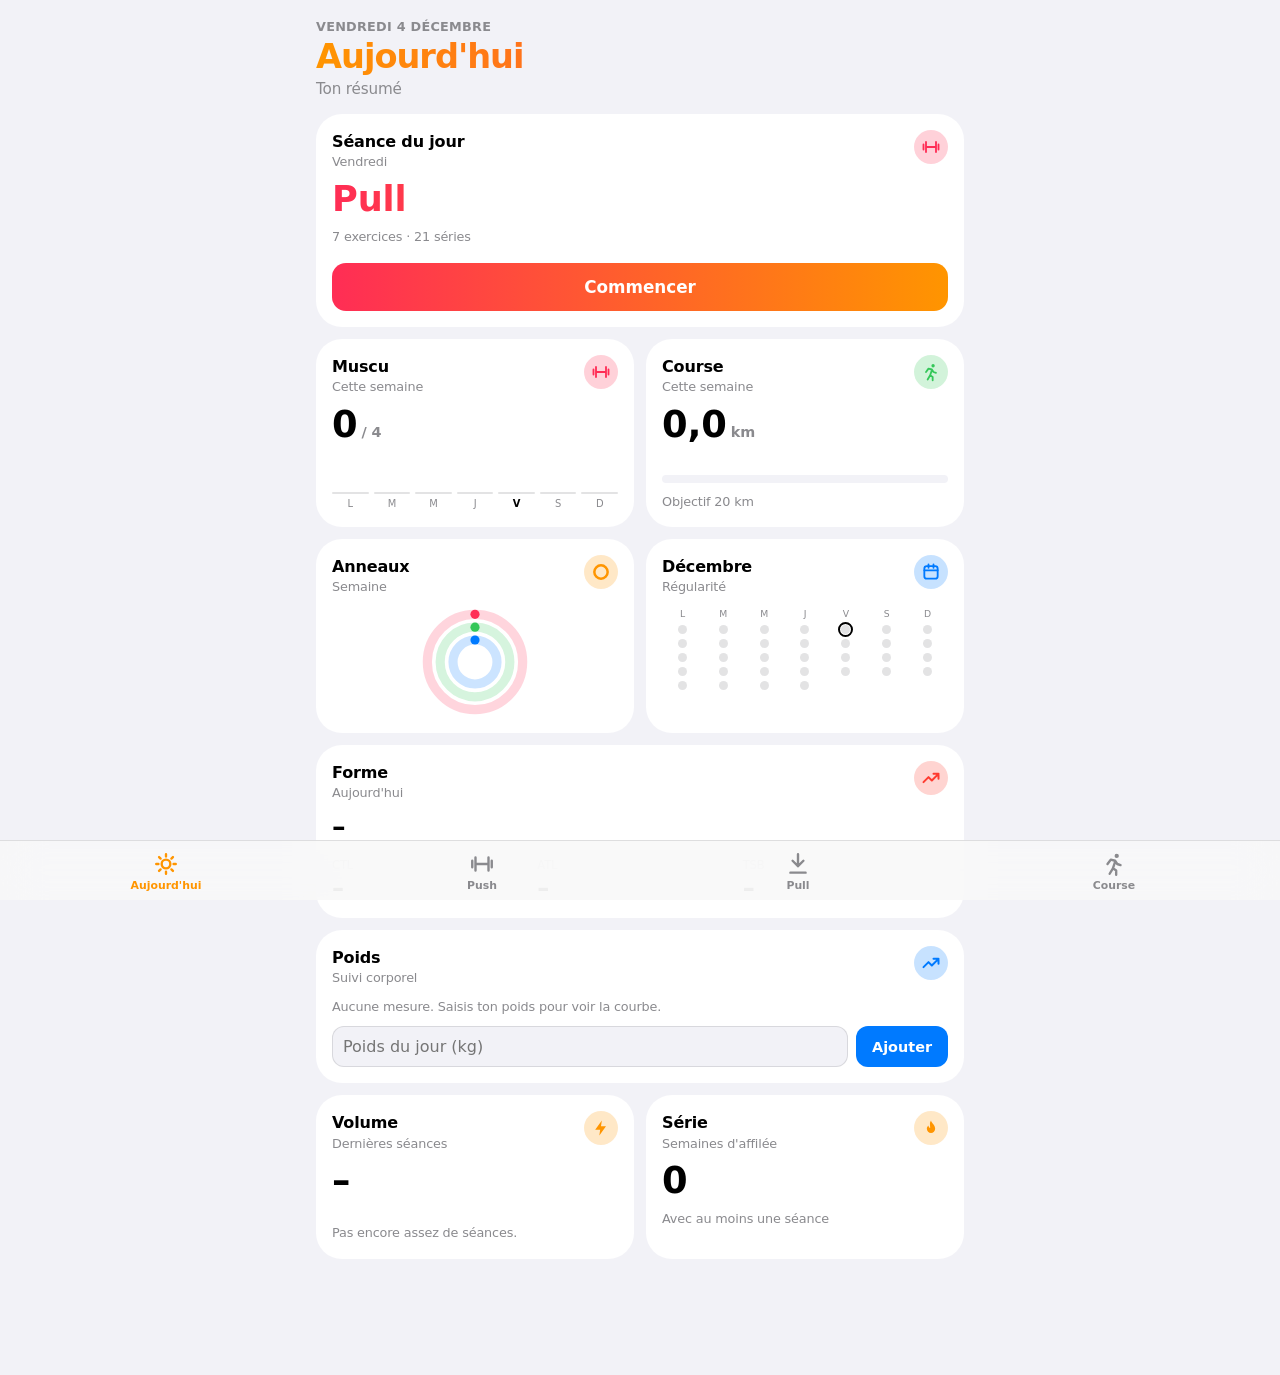
<file: carnet-muscu/index.html>
<!doctype html>
<html lang="fr">
<head>
<meta charset="utf-8">
<meta name="viewport" content="width=device-width,initial-scale=1,maximum-scale=1,user-scalable=no,viewport-fit=cover">
<title>Carnet Push Pull</title>
<meta name="theme-color" content="#f2f2f7" media="(prefers-color-scheme: light)">
<meta name="theme-color" content="#000000" media="(prefers-color-scheme: dark)">
<meta name="apple-mobile-web-app-capable" content="yes">
<meta name="mobile-web-app-capable" content="yes">
<meta name="apple-mobile-web-app-title" content="Carnet">
<meta name="apple-mobile-web-app-status-bar-style" content="default">
<link rel="manifest" href="manifest.json">
<link rel="apple-touch-icon" href="icons/icon-180.png">
<link rel="icon" href="icons/icon-192.png">
<link rel="stylesheet" href="run.css">

<style>
:root{
  --bg:#eef0f2; --surface:#ffffff; --ink:#1b2129; --muted:#5d6874; --line:#d6dbe0;
  --plate:#c8372d; --plate-soft:#f6dedb; --done:#2f7a4f; --scrim:rgba(10,12,15,.88);
  --display:"Barlow Condensed","Arial Narrow",sans-serif;
  --body:"Archivo",system-ui,-apple-system,sans-serif;
  --mono:"JetBrains Mono",ui-monospace,monospace;
  color-scheme:light;
}
@media (prefers-color-scheme:dark){:root{
  --bg:#13171c; --surface:#1d232a; --ink:#e8ecf0; --muted:#97a3ae; --line:#2e3740;
  --plate:#ec5a4d; --plate-soft:#3a2120; --done:#5cc48a; --scrim:rgba(0,0,0,.9); color-scheme:dark}}
*{box-sizing:border-box}
html{-webkit-text-size-adjust:100%;touch-action:manipulation}
body,button,input,label{touch-action:manipulation}
input{font-size:16px!important}
body{margin:0;background:var(--bg);color:var(--ink);font-family:var(--body);font-size:15px;line-height:1.45;padding-top:env(safe-area-inset-top,0px);padding-bottom:env(safe-area-inset-bottom,0px)}
img{max-width:100%}
[hidden]{display:none!important}
.wrap{max-width:680px;margin:0 auto;padding-inline:16px;padding-block:16px 48px;display:flex;flex-direction:column;gap:18px}
header h1{font-family:var(--display);font-weight:800;font-size:2.4rem;line-height:1;margin:0;text-transform:uppercase;letter-spacing:.01em}
header p{margin:6px 0 0;color:var(--muted);font-size:.85rem}
.tabs{display:grid;grid-template-columns:1fr 1fr 1fr;gap:8px;position:sticky;top:env(safe-area-inset-top,0px);background:var(--bg);padding-block:8px;z-index:2}
.tab{font-family:var(--display);font-weight:800;font-size:1.25rem;text-transform:uppercase;letter-spacing:.04em;padding:10px 12px;border:2px solid var(--line);background:var(--surface);color:var(--ink);border-radius:10px;cursor:pointer;text-align:left;display:flex;flex-direction:column;gap:2px}
.tab small{font-family:var(--body);font-weight:500;font-size:.75rem;letter-spacing:0;text-transform:none;color:var(--muted)}
.tab[aria-selected="true"]{border-color:var(--plate);box-shadow:inset 0 0 0 1px var(--plate)}
button:focus-visible,input:focus-visible,label:focus-within{outline:3px solid var(--plate);outline-offset:2px}
.progress{display:flex;justify-content:space-between;align-items:center;font-size:.85rem;color:var(--muted)}
.btn{font:600 .8rem var(--body);color:var(--muted);background:none;border:1px solid var(--line);border-radius:8px;padding:6px 10px;cursor:pointer}
.list{display:flex;flex-direction:column;gap:12px;list-style:none;margin:0;padding:0}
.ex{background:var(--surface);border:1px solid var(--line);border-radius:12px;padding:12px;display:grid;grid-template-columns:76px 1fr auto;gap:10px 12px;align-items:start}
.ex.complete{border-color:var(--done)}
.thumb{width:76px;height:76px;border-radius:10px;overflow:hidden;border:1px solid var(--line);background:var(--bg);display:grid;place-items:center;padding:0;cursor:pointer}
.thumb img{width:100%;height:100%;object-fit:cover;display:block}
.info{min-width:0}
.ex h2{font-family:var(--display);font-weight:600;font-size:1.3rem;line-height:1.1;margin:0;text-wrap:balance}
.scheme{font-family:var(--mono);font-size:.8rem;margin-top:4px}
.note{color:var(--muted);font-size:.8rem;margin-top:3px}
.load{text-align:right;min-width:78px;background:none;border:0;padding:4px;border-radius:8px;cursor:pointer;color:inherit}
.load .kg{font-family:var(--display);font-weight:800;font-size:1.9rem;line-height:1;color:var(--plate);font-variant-numeric:tabular-nums}
.load .kg.empty{color:var(--muted)}
.load .unit{font-size:.7rem;color:var(--muted);text-transform:uppercase;letter-spacing:.06em;max-width:110px;margin-left:auto}
.load .edit{font-size:.68rem;color:var(--plate);margin-top:2px}
.editor{grid-column:1/-1;display:flex;flex-wrap:wrap;gap:8px;align-items:end;background:var(--bg);border-radius:10px;padding:10px}
.editor label{display:flex;flex-direction:column;gap:3px;font-size:.72rem;color:var(--muted);text-transform:uppercase;letter-spacing:.05em}
.editor input{font:600 1rem var(--mono);color:var(--ink);background:var(--surface);border:1px solid var(--line);border-radius:8px;padding:8px;width:110px}
.editor input.wide{width:150px}
.save{font:600 .85rem var(--body);background:var(--plate);color:#fff;border:0;border-radius:8px;padding:9px 14px;cursor:pointer}
.foot{grid-column:1/-1;display:flex;flex-wrap:wrap;gap:6px;align-items:center}
.sets{display:flex;gap:6px;flex-wrap:wrap}
.set{width:38px;height:38px;border-radius:50%;border:2px solid var(--line);background:var(--bg);color:var(--muted);font:600 .8rem var(--mono);cursor:pointer;display:grid;place-items:center}
.set[aria-pressed="true"]{background:var(--done);border-color:var(--done);color:var(--surface)}
.feel{grid-column:1/-1;display:flex;flex-direction:column;gap:6px;border-top:1px solid var(--line);padding-top:10px}
.feel-q{font-size:.75rem;color:var(--muted);text-transform:uppercase;letter-spacing:.05em}
.feel-btns{display:grid;grid-template-columns:repeat(3,1fr);gap:6px}
.fb{font:600 .85rem var(--body);border-radius:8px;padding:8px 4px;cursor:pointer;border:1px solid var(--line);background:var(--bg);color:var(--ink);display:flex;flex-direction:column;align-items:center;gap:1px}
.fb small{font-weight:500;font-size:.68rem;color:var(--muted)}
.fb:disabled{opacity:.45;cursor:not-allowed}
.fb[aria-pressed="true"]{border-color:var(--ink);background:var(--surface);box-shadow:inset 0 0 0 1px var(--ink)}
.fb.f-easy[aria-pressed="true"]{border-color:var(--done);box-shadow:inset 0 0 0 1px var(--done)}
.fb.f-hard[aria-pressed="true"]{border-color:var(--plate);box-shadow:inset 0 0 0 1px var(--plate)}
.last{font-size:.75rem;color:var(--muted)}
.finish{font:800 1.15rem var(--display);text-transform:uppercase;letter-spacing:.04em;background:var(--plate);color:#fff;border:0;border-radius:10px;padding:14px;cursor:pointer;width:100%}
.finish-note{font-size:.8rem;color:var(--muted);text-align:center;margin:-8px 0 0}
.confirm{display:flex;flex-direction:column;gap:8px;background:var(--surface);border:1px solid var(--plate);border-radius:10px;padding:12px}
.confirm-row{display:grid;grid-template-columns:1fr 1fr;gap:8px}
.gym{display:flex;flex-direction:column;gap:18px}
.lightbox{position:fixed;inset:0;background:var(--scrim);display:flex;flex-direction:column;align-items:center;justify-content:center;gap:12px;padding:calc(16px + env(safe-area-inset-top,0px)) 16px calc(16px + env(safe-area-inset-bottom,0px));z-index:10}
.lightbox img{max-width:100%;max-height:72vh;border-radius:10px;object-fit:contain;background:#fff}
.lightbox p{color:#fff;font-family:var(--display);font-size:1.3rem;margin:0;text-align:center}
.lb-actions{display:flex;gap:8px;flex-wrap:wrap;justify-content:center}
.lb-actions button,.lb-actions label{font:600 .85rem var(--body);background:#fff;color:#1b2129;border:0;border-radius:8px;padding:9px 14px;cursor:pointer}
.vh{position:absolute;width:1px;height:1px;overflow:hidden;clip:rect(0 0 0 0)}
footer{color:var(--muted);font-size:.78rem}
@media (max-width:420px){.ex{grid-template-columns:64px 1fr auto}.thumb{width:64px;height:64px}}
@media (prefers-reduced-motion:no-preference){.set,.ex{transition:background .15s,border-color .15s}}
</style>
<link rel="stylesheet" href="apple.css">
</head>
<body>
<div class="wrap">
  <header class="large">
    <p class="eyebrow" id="today"></p>
    <h1 id="ttl">Push</h1>
    <p class="sub" id="sub">Lundi · Jeudi</p>
  </header>

  <nav class="tabs" role="tablist">
    <button class="tab" role="tab" data-s="today"><svg viewBox="0 0 24 24" aria-hidden="true"><circle cx="12" cy="12" r="4" fill="none" stroke="currentColor" stroke-width="2.2"/><path d="M12 3v2M12 19v2M3 12h2M19 12h2M5.6 5.6l1.4 1.4M17 17l1.4 1.4M5.6 18.4L7 17M17 7l1.4-1.4" stroke="currentColor" stroke-width="2.2" stroke-linecap="round"/></svg><span>Aujourd'hui</span></button>
    <button class="tab" role="tab" data-s="push"><svg viewBox="0 0 24 24" aria-hidden="true"><path d="M3 9v6M6 6v12M18 6v12M21 9v6M6 12h12" fill="none" stroke="currentColor" stroke-width="2.2" stroke-linecap="round"/></svg><span>Push</span></button>
    <button class="tab" role="tab" data-s="pull"><svg viewBox="0 0 24 24" aria-hidden="true"><path d="M12 3v11M7 9l5 5 5-5M5 20h14" fill="none" stroke="currentColor" stroke-width="2.2" stroke-linecap="round" stroke-linejoin="round"/></svg><span>Pull</span></button>
    <button class="tab" role="tab" data-s="run"><svg viewBox="0 0 24 24" aria-hidden="true"><circle cx="14.5" cy="4.5" r="2" fill="currentColor"/><path d="M8 21l3-5 3 2v4M6 12l3-4 4 1 2 3 3 1M11 16l2-6" fill="none" stroke="currentColor" stroke-width="2.2" stroke-linecap="round" stroke-linejoin="round"/></svg><span>Course</span></button>
  </nav>

  <section id="run-view" hidden></section>
  <section id="today-view" hidden></section>

  <div id="gym-view" class="gym">
  <div class="wg" id="gsum"></div>
  <div class="progress"><span id="count" hidden></span><button class="btn" id="reset" type="button">Remettre les séries à zéro</button></div>

  <ul class="list" id="list"></ul>
  <div id="prog" hidden></div>

  <button class="finish" type="button" id="finish">Terminer la séance</button>
  <div class="confirm" id="confirm" hidden>
    <div id="confirm-txt"></div>
    <div class="confirm-row"><button class="save" type="button" id="confirm-yes">Valider</button><button class="btn" type="button" id="confirm-no">Retour</button></div>
  </div>
  <p class="finish-note" id="finish-note"></p>
  <button class="btn jr-btn" type="button" id="jr-btn">Journal, courbes et calendrier</button>
  <div class="journal" id="journal" hidden></div>
  <div class="backup" id="backup">
    <button class="btn pg-open" type="button" id="pg-open">Modifier le programme</button>
    <button class="btn" type="button" id="bk-out">Sauvegarder mes données</button>
    <label class="btn">Restaurer<input class="vh" type="file" accept=".json,application/json" id="bk-in"></label>
    <p class="muted" id="bk-msg"></p>
  </div>
  </div>

  <footer id="gym-foot">Les poids sont le total sur la machine ou la barre, sauf mention « / côté » ou « / haltère ». Tes données restent sur ce téléphone.</footer>
</div>

<div class="timer" id="timer" hidden role="timer" aria-live="polite">
  <svg class="t-ring" viewBox="0 0 44 44" aria-hidden="true"><circle cx="22" cy="22" r="19" class="t-bg"/><circle cx="22" cy="22" r="19" class="t-fg" id="t-fg"/></svg>
  <div class="t-main"><div class="t-time" id="t-time">0:00</div><div class="t-lbl" id="t-lbl">Repos</div></div>
  <button type="button" class="t-btn" id="t-minus" aria-label="Retirer 15 secondes">−15</button>
  <button type="button" class="t-btn" id="t-plus" aria-label="Ajouter 15 secondes">+15</button>
  <button type="button" class="t-btn t-skip" id="t-skip" aria-label="Arrêter le minuteur">✕</button>
</div>

<div class="lightbox" id="lb" hidden>
  <img id="lb-img" alt="">
  <p id="lb-title"></p>
  <div class="lb-actions">
    <label>Changer la photo<input class="vh" type="file" accept="image/*" id="lb-file"></label>
    <button type="button" id="lb-default" hidden>Photo d'origine</button>
    <button type="button" id="lb-close">Fermer</button>
  </div>
</div>

<script>
const EX = {
  push: [
    {id:"push-1", rest:150, n:"Développé couché à la Smith", s:3, r:"6-8 · échec", note:"Incliné ou plat · monte le poids progressivement"},
    {id:"push-2", rest:90, n:"Pec fly à la machine", s:3, r:"10", note:"Pleine amplitude"},
    {id:"push-3", rest:120, n:"Chest press prise serrée", s:3, r:"10-12 · échec", note:"Prise serrée, à plat"},
    {id:"push-6", rest:150, n:"Développé militaire à la Smith, assis", s:4, r:"8 · échec", note:"3 à 4 séries"},
    {id:"push-4", rest:75, n:"Élévation latérale unilatérale à la poulie", s:3, r:"10 lourdes + 12 légères", note:"Enchaîne les deux sans pause · pour chaque épaule"},
    {id:"push-5", rest:90, n:"Élévation latérale aux haltères", s:3, r:"6 lourdes + 12 légères", note:"Enchaîne les deux sans pause · sans balancer le buste"},
    {id:"push-7", rest:90, n:"Extension triceps poulie haute, barre", s:3, r:"10-12 · échec", note:"Coudes collés aux côtes"},
    {id:"push-8", rest:75, n:"Pushdown triceps unilatéral à la poulie, poignée", s:3, r:"10-12 · échec", note:"Un bras à la fois · coude collé au corps, poignée tirée vers le bas"}
  ],
  pull: [
    {id:"pull-1", rest:120, n:"Tirage vertical, barre en V", s:3, r:"8 · échec", note:"2 min de repos · vers le haut de la poitrine"},
    {id:"pull-2", rest:90, n:"Tirage horizontal prise serrée", s:3, r:"8 lourdes + 12 légères", note:"Enchaîne les deux sans pause"},
    {id:"pull-3", rest:60, n:"Tirage horizontal prise large, poignée ergo", s:3, r:"12", note:"Prise neutre, serre les omoplates"},
    {id:"pull-4", rest:90, n:"Pec fly inversé (arrière d'épaule)", s:3, r:"10", note:"1 min 30 de repos · ouvre les bras en T"},
    {id:"pull-5", rest:60, n:"Curl marteau à la poulie, corde", s:3, r:"8 lourdes + 12 légères", note:"Coudes contre les côtes"},
    {id:"pull-6", rest:60, n:"Curl supination aux haltères, assis", s:3, r:"8-10", note:"Dos collé au dossier"},
    {id:"pull-7", rest:45, n:"Curl inversé, barre droite", s:3, r:"10", note:"Prise pronation, coudes fixes"}
  ]
};
const DEFAULT_LOADS = {
  "push-1":{kg:"20",unit:"kg / côté"}, "push-2":{kg:"",unit:"conseillé 30-35 kg"}, "push-3":{kg:"40",unit:"kg"},
  "push-4":{kg:"10 / 5",unit:"kg (lourd / léger)"}, "push-5":{kg:"8 / 4",unit:"kg / haltère (lourd / léger)"}, "push-6":{kg:"10",unit:"kg / côté"},
  "push-7":{kg:"30",unit:"kg"}, "push-8":{kg:"",unit:"conseillé 7-10 kg"},
  "pull-1":{kg:"60",unit:"kg"}, "pull-2":{kg:"40 / 25",unit:"kg (lourd / léger)"}, "pull-3":{kg:"",unit:"conseillé 30 kg"},
  "pull-4":{kg:"",unit:"conseillé 15-20 kg"}, "pull-5":{kg:"35 / 20",unit:"kg (lourd / léger)"},
  "pull-6":{kg:"",unit:"conseillé 10-12 kg / haltère"}, "pull-7":{kg:"15",unit:"kg"}
};
const DEF = JSON.parse(JSON.stringify(EX));
const DEFALL = [...DEF.push, ...DEF.pull];
let ALL = [...DEFALL];
const byId = id => ALL.find(e => e.id === id) || (st.custom && st.custom[id]) || {id, n:"Exercice supprimé", r:"8", s:3, rest:90, note:""};

/* ---------- stockage local ---------- */
const KEY = "carnet-pp-app-v1";
let st = {tab:null, done:{}, feel:{}, loads:null, reps:{}, log:[], prog:{}, ovr:{}, custom:{}, weights:[]};
try { const v = JSON.parse(localStorage.getItem(KEY)); if (v) st = Object.assign(st, v); } catch (e) {}
if (!st.loads) st.loads = JSON.parse(JSON.stringify(DEFAULT_LOADS));
for (const k in DEFAULT_LOADS) if (!st.loads[k]) st.loads[k] = {...DEFAULT_LOADS[k]};
st.tab = "today";
function applyProg(){
  const mk = id => { const b = DEFALL.find(e => e.id === id) || st.custom[id]; return b ? {...b, ...(st.ovr[id] || {})} : null; };
  ["push", "pull"].forEach(t => { EX[t] = (st.prog[t] || DEF[t].map(e => e.id)).map(mk).filter(Boolean); });
  const seen = new Set(); ALL = [];
  [...DEFALL, ...Object.values(st.custom)].forEach(e => { if (!seen.has(e.id)) { seen.add(e.id); ALL.push(mk(e.id)); } });
}
applyProg();
st.mig = st.mig || {};
if (!st.mig.push4) { st.mig.push4 = 1; st.loads["push-4"] = {...st.loads["push-4"], kg: "10 / 5", unit: "kg (lourd / léger)"}; }
if (!st.mig.push5) { st.mig.push5 = 1; st.loads["push-5"] = {...st.loads["push-5"], kg: "8 / 4", unit: "kg / haltère (lourd / léger)"}; }
const save = () => { try { localStorage.setItem(KEY, JSON.stringify(st)); } catch (e) {} };
save();
if (navigator.storage && navigator.storage.persist) navigator.storage.persist().catch(() => {});

/* photos perso dans IndexedDB */
const photoUrls = {};
let idb = null;
function openIdb(){
  return new Promise(res => {
    try {
      const r = indexedDB.open("carnet-photos", 1);
      r.onupgradeneeded = () => r.result.createObjectStore("photos");
      r.onsuccess = () => res(r.result);
      r.onerror = () => res(null);
    } catch (e) { res(null); }
  });
}
function idbDo(mode, fn){
  return new Promise(res => {
    if (!idb) return res(null);
    try { const tx = idb.transaction("photos", mode); const r = fn(tx.objectStore("photos")); tx.oncomplete = () => res(r && r.result); tx.onerror = () => res(null); }
    catch (e) { res(null); }
  });
}
async function loadCustomPhotos(){
  idb = await openIdb(); if (!idb) return;
  for (const e of ALL) {
    const blob = await idbDo("readonly", s => s.get(e.id));
    if (blob) photoUrls[e.id] = URL.createObjectURL(blob);
  }
  render();
}
const PH = "data:image/svg+xml," + encodeURIComponent('<svg xmlns="http://www.w3.org/2000/svg" viewBox="0 0 100 100"><rect width="100" height="100" fill="#e5e5ea"/><path d="M22 40v20M30 32v36M70 32v36M78 40v20M30 50h40" stroke="#8e8e93" stroke-width="6" stroke-linecap="round" fill="none"/></svg>');
const photoOf = id => photoUrls[id] || (st.custom[id] ? PH : `photos/${id}.jpg`);

/* ---------- rendu ---------- */
let editing = null;
const list = document.getElementById("list");
function esc(s){ return String(s ?? "").replace(/[&<>"]/g, c => ({"&":"&amp;","<":"&lt;",">":"&gt;",'"':"&quot;"}[c])); }
const canAdj = L => !!(L && L.kg && /\d/.test(L.kg));

function render(){
  document.querySelectorAll(".tab").forEach(t => t.setAttribute("aria-selected", t.dataset.s === st.tab));
  const isRun = st.tab === "run", isToday = st.tab === "today";
  document.body.dataset.tab = st.tab;
  const T = {push:["Push","Lundi · Jeudi"], pull:["Pull","Mardi · Vendredi"], run:["Course","Garmin · Intervals.icu"], today:["Aujourd'hui","Ton résumé"]}[st.tab];
  document.getElementById("ttl").textContent = T[0]; document.getElementById("sub").textContent = T[1];
  const td = new Date().toLocaleDateString("fr-FR", {weekday:"long", day:"numeric", month:"long"});
  document.getElementById("today").textContent = td;
  document.getElementById("gym-view").hidden = isRun || isToday;
  document.getElementById("gym-foot").hidden = isRun || isToday;
  document.getElementById("run-view").hidden = !isRun;
  document.getElementById("today-view").hidden = !isToday;
  if (isToday) { renderToday(); return; }
  if (isRun) { if (window.Run) Run.show(); return; }
  let tot = 0, ok = 0; list.innerHTML = "";
  EX[st.tab].forEach(e => {
    const L = st.loads[e.id] || {}; const d = st.done[e.id] || [];
    const nd = d.filter(Boolean).length; tot += e.s; ok += nd;
    const li = document.createElement("li");
    li.className = "ex" + (nd === e.s ? " complete" : "");
    const kg = L.kg
      ? `<div class="kg">${esc(L.kg)}</div><div class="unit">${esc(L.unit || "kg")}</div>`
      : `<div class="kg empty">—</div><div class="unit">${esc(L.unit || "à définir")}</div>`;
    let sets = ""; for (let k = 0; k < e.s; k++) sets += `<button class="set" type="button" aria-pressed="${!!d[k]}" aria-label="Série ${k+1}" data-id="${e.id}" data-k="${k}">${k+1}</button>`;
    const f = st.feel[e.id];
    const rp = st.reps[e.id] || [];
    let repsRow = ""; if (nd) { repsRow = `<div class="reps"><span>Reps</span>`; for (let k = 0; k < e.s; k++) if (d[k]) repsRow += `<input type="number" inputmode="numeric" min="0" max="99" value="${rp[k] ?? ""}" aria-label="Reps série ${k+1}" data-rid="${e.id}" data-rk="${k}">`; repsRow += `</div>`; }
    const ed = editing === e.id ? `<form class="editor" data-form="${e.id}">
        <label>Charge<input id="kg-${e.id}" name="kg" value="${esc(L.kg || "")}" inputmode="decimal" autocomplete="off"></label>
        <label>Unité / précision<input class="wide" id="unit-${e.id}" name="unit" value="${esc(L.kg ? (L.unit || "kg") : "kg")}" autocomplete="off"></label>
        <button class="save" type="submit">Enregistrer</button>
        <button class="btn" type="button" data-cancel>Annuler</button></form>` : "";
    li.innerHTML = `<button class="thumb" type="button" data-photo="${e.id}" aria-label="Agrandir la photo"><img src="${photoOf(e.id)}" alt="${esc(e.n)}" loading="lazy"></button>
      <div class="info"><h2>${esc(e.n)}</h2><div class="scheme">${e.s} × ${esc(e.r)} <span class="rest">· repos ${Math.floor((e.rest||90)/60)}:${String((e.rest||90)%60).padStart(2,"0")}</span></div><div class="note">${esc(e.note)}</div></div>
      <button class="load" type="button" data-edit="${e.id}">${kg}</button>
      ${ed}
      <div class="foot"><div class="sets">${sets}</div>${repsRow}</div>
      <div class="feel">
        <div class="feel-q">Comment se sont passées tes séries ?</div>
        <div class="feel-btns">
          <button class="fb f-easy" type="button" data-feel="up" data-fid="${e.id}" aria-pressed="${f==="up"}" ${canAdj(L) ? "" : "disabled"}>Facile<small>charge +</small></button>
          <button class="fb" type="button" data-feel="same" data-fid="${e.id}" aria-pressed="${f==="same"}" ${L.kg ? "" : "disabled"}>Moyen<small>charge =</small></button>
          <button class="fb f-hard" type="button" data-feel="down" data-fid="${e.id}" aria-pressed="${f==="down"}" ${canAdj(L) ? "" : "disabled"}>Dur<small>charge −</small></button>
        </div>
        ${L.ressenti ? `<div class="last">Dernière fois : ${esc(L.ressenti)}</div>` : (L.kg ? "" : `<div class="last">Indique d'abord ta charge pour activer les boutons.</div>`)}
      </div>`;
    list.appendChild(li);
  });
  { const v = liveVol(), lv = lastVol(st.tab), L = 2 * Math.PI * 30, q = tot ? ok / tot : 0;
    document.getElementById("count").textContent = `${ok} / ${tot} séries faites`;
    document.getElementById("gsum").innerHTML =
      wd("Séries", st.tab === "push" ? "Séance Push" : "Séance Pull", "dumb", st.tab === "push" ? "var(--pink)" : "var(--blue)", `<div class="wd-row"><svg viewBox="0 0 72 72" class="wd-mini"><circle cx="36" cy="36" r="30" fill="none" stroke="var(--line)" stroke-width="9"/><circle cx="36" cy="36" r="30" fill="none" stroke="${st.tab === "push" ? "var(--pink)" : "var(--blue)"}" stroke-width="9" stroke-linecap="round" stroke-dasharray="${(L * q).toFixed(1)} ${L.toFixed(1)}" transform="rotate(-90 36 36)"/></svg>${wbig(ok, "/ " + tot)}</div>`) +
      wd("Volume", "Kg soulevés", "bolt", "var(--orange)", wbig(v ? nf(v) : "0", "kg") + `<div class="wd-s">${lv ? "Dernière : " + nf(lv) + " kg" : "Pas encore de séance"}</div>`); }
  if (editing) { const i = document.getElementById("kg-" + editing); if (i) i.focus(); }
}

/* ---------- interactions ---------- */
document.querySelectorAll(".tab").forEach(t => t.addEventListener("click", () => { st.tab = t.dataset.s; editing = null; save(); render(); window.scrollTo(0, 0); }));
document.getElementById("reset").addEventListener("click", () => { EX[st.tab].forEach(e => { delete st.done[e.id]; delete st.feel[e.id]; delete st.reps[e.id]; }); save(); render(); });

list.addEventListener("click", ev => {
  const s = ev.target.closest(".set");
  if (s) {
    const a = st.done[s.dataset.id] || []; a[+s.dataset.k] = !a[+s.dataset.k]; st.done[s.dataset.id] = a;
    if (a[+s.dataset.k]) { const r = st.reps[s.dataset.id] = st.reps[s.dataset.id] || []; if (r[+s.dataset.k] == null) r[+s.dataset.k] = targetReps(s.dataset.id); startTimer(s.dataset.id, +s.dataset.k); }
    save(); render(); return;
  }
  const ed = ev.target.closest("[data-edit]");
  if (ed) { editing = editing === ed.dataset.edit ? null : ed.dataset.edit; render(); return; }
  if (ev.target.closest("[data-cancel]")) { editing = null; render(); return; }
  const ph = ev.target.closest("[data-photo]");
  if (ph) { openLb(ph.dataset.photo); return; }
  const fb = ev.target.closest("[data-feel]");
  if (fb) { const id = fb.dataset.fid; if (st.feel[id] === fb.dataset.feel) delete st.feel[id]; else st.feel[id] = fb.dataset.feel; save(); render(); }
});
list.addEventListener("change", ev => {
  const i = ev.target.closest("[data-rid]"); if (!i) return;
  const r = st.reps[i.dataset.rid] = st.reps[i.dataset.rid] || [];
  r[+i.dataset.rk] = i.value === "" ? null : Math.max(0, Math.min(99, parseInt(i.value, 10) || 0)); save();
});
const kgN = k => { const m = /\d+(?:[.,]\d+)?/.exec(k || ""); return m ? parseFloat(m[0].replace(",", ".")) : null; };
const volEx = (kg, unit, reps) => { const v = kgN(kg); if (v == null) return 0; const m = /côté|haltère/i.test(unit || "") ? 2 : 1; return v * m * reps.reduce((a, b) => a + (b || 0), 0); };
const nf = n => Math.round(n).toLocaleString("fr-FR");
function liveVol(){
  let t = 0;
  EX[st.tab].forEach(e => { const L = st.loads[e.id] || {}, d = st.done[e.id] || [], rp = st.reps[e.id] || []; t += volEx(L.kg, L.unit, d.map((x, k) => x ? (rp[k] ?? targetReps(e.id)) : 0)); });
  return t;
}
const lastVol = tab => { for (let i = st.log.length - 1; i >= 0; i--) if (st.log[i].tab === tab) return st.log[i].vol || 0; return 0; };
const targetReps = id => { const m = /\d+/.exec(byId(id).r); return m ? +m[0] : 8; };
list.addEventListener("submit", ev => {
  ev.preventDefault();
  const f = ev.target, id = f.dataset.form;
  const kg = f.kg.value.trim(), unit = f.unit.value.trim() || "kg";
  st.loads[id] = {...st.loads[id], kg, unit}; editing = null; save(); render();
});

/* ---------- ajustement des charges ---------- */
function stepFor(v, unit){
  const u = (unit || "").toLowerCase();
  if (u.includes("côté") || u.includes("haltère") || v < 20) return 2.5;
  return 5;
}
const fmt = n => (Math.round(n * 10) / 10).toString().replace(".", ",");
function shift(kg, unit, dir){
  return kg.replace(/\d+(?:[.,]\d+)?/g, m => {
    const v = parseFloat(m.replace(",", "."));
    return fmt(Math.max(0, v + dir * stepFor(v, unit)));
  });
}
function nextKg(id){
  const L = st.loads[id], f = st.feel[id];
  return f === "same" ? L.kg : shift(L.kg, L.unit, f === "up" ? 1 : -1);
}

const finishBtn = document.getElementById("finish"), confirmBox = document.getElementById("confirm");
const pendingIds = () => EX[st.tab].map(e => e.id).filter(id => st.feel[id] && st.loads[id] && st.loads[id].kg);
finishBtn.addEventListener("click", () => {
  const ids = pendingIds();
  document.getElementById("confirm-txt").innerHTML = ids.length
    ? `<strong>Charges pour la prochaine séance</strong><br>${ids.map(id => esc(`${byId(id).n} : ${st.loads[id].kg} → ${nextKg(id)}`)).join("<br>")}`
    : "Aucun ressenti noté. Seules les séries cochées seront remises à zéro.";
  confirmBox.hidden = false; finishBtn.hidden = true;
});
document.getElementById("confirm-no").addEventListener("click", () => { confirmBox.hidden = true; finishBtn.hidden = false; });
document.getElementById("confirm-yes").addEventListener("click", () => {
  const ids = pendingIds();
  const entry = {t: Date.now(), tab: st.tab, ex: []};
  EX[st.tab].forEach(e => {
    const d = st.done[e.id] || []; if (!d.some(Boolean)) return;
    const L = st.loads[e.id] || {}, rp = st.reps[e.id] || [];
    entry.ex.push({id: e.id, kg: L.kg || "", unit: L.unit || "", feel: st.feel[e.id] || null, reps: d.map((x, k) => x ? (rp[k] ?? targetReps(e.id)) : null).filter(x => x != null)});
  });
  entry.vol = liveVol(); const prevVol = lastVol(st.tab);
  if (entry.ex.length) st.log.push(entry);
  const today = new Date().toLocaleDateString("fr-FR", {day:"numeric", month:"short"});
  const label = {up:"facile", same:"moyen", down:"dur"};
  ids.forEach(id => {
    const L = st.loads[id], f = st.feel[id], kg = nextKg(id);
    const txt = f === "same" ? `moyen (${today}) · charge gardée à ${L.kg}` : `${label[f]} (${today}) · ${L.kg} → ${kg}`;
    st.loads[id] = {...L, kg, ressenti: txt};
  });
  EX[st.tab].forEach(e => { delete st.done[e.id]; delete st.feel[e.id]; delete st.reps[e.id]; });
  save(); confirmBox.hidden = true; finishBtn.hidden = false; render();
  const dv = entry.vol - prevVol, volTxt = entry.vol ? ` Volume : ${nf(entry.vol)} kg` + (prevVol ? ` (${dv >= 0 ? "+" : "−"}${nf(Math.abs(dv))} kg vs la dernière séance).` : ".") : "";
  document.getElementById("finish-note").textContent = (ids.length ? "Séance terminée, charges mises à jour pour la prochaine fois." : "Séance terminée.") + volTxt;
});

/* ---------- aujourd'hui ---------- */
const IC = {
  dumb:'<path d="M3 9v6M6 6v12M18 6v12M21 9v6M6 12h12" fill="none" stroke="currentColor" stroke-width="2.2" stroke-linecap="round"/>',
  run:'<circle cx="14.5" cy="4.5" r="2" fill="currentColor"/><path d="M8 21l3-5 3 2v4M6 12l3-4 4 1 2 3 3 1M11 16l2-6" fill="none" stroke="currentColor" stroke-width="2.2" stroke-linecap="round" stroke-linejoin="round"/>',
  bolt:'<path d="M13 3L5 14h6l-1 7 8-11h-6z" fill="currentColor"/>',
  flame:'<path d="M12 3c1 4 5 5 5 10a5 5 0 01-10 0c0-2 1-3 2-4 0 2 1 3 2 3 0-4-1-6 1-9z" fill="currentColor"/>',
  moon:'<path d="M20 14.5A8 8 0 019.5 4 8 8 0 1020 14.5z" fill="currentColor"/>',
  heart:'<path d="M12 20s-8-5-8-11a4.5 4.5 0 018-2.5A4.5 4.5 0 0120 9c0 6-8 11-8 11z" fill="currentColor"/>',
  trend:'<path d="M3 17l6-6 4 4 8-8M15 7h6v6" fill="none" stroke="currentColor" stroke-width="2.4" stroke-linecap="round" stroke-linejoin="round"/>',
  ring:'<circle cx="12" cy="12" r="8" fill="none" stroke="currentColor" stroke-width="3"/>',
  cal:'<rect x="4" y="5" width="16" height="15" rx="3" fill="none" stroke="currentColor" stroke-width="2.2"/><path d="M4 10h16M9 3v4M15 3v4" stroke="currentColor" stroke-width="2.2" stroke-linecap="round"/>'
};
function wd(title, sub, icon, color, body, cls){
  return `<div class="wd ${cls || ""}"><div class="wd-h"><div><div class="wd-t">${title}</div><div class="wd-s">${sub}</div></div>${icon ? `<span class="wd-i" style="background:color-mix(in srgb,${color} 22%,transparent);color:${color}"><svg viewBox="0 0 24 24">${IC[icon]}</svg></span>` : ""}</div>${body}</div>`;
}
const wbig = (v, u) => `<div class="wd-n">${v}${u ? `<small>${u}</small>` : ""}</div>`;
function bars7(vals, color, today){
  const mx = Math.max(...vals, 1);
  return `<div class="wd-bars">${vals.map((v, i) => `<div class="wd-b"><i style="height:${v ? Math.max(14, v / mx * 100) : 4}%;background:${v ? color : "var(--line)"}"></i><span class="${i === today ? "on" : ""}">${"LMMJVSD"[i]}</span></div>`).join("")}</div>`;
}
function spark(vals, color){
  if (vals.length < 2) return `<div class="wd-s" style="margin-top:14px">Pas encore assez de séances.</div>`;
  const W = 140, H = 46, mx = Math.max(...vals), mn = Math.min(...vals), sp = (mx - mn) || 1;
  const pts = vals.map((v, i) => [i * W / (vals.length - 1), H - 4 - (v - mn) / sp * (H - 10)]);
  const d = pts.map((q, i) => (i ? "L" : "M") + q[0].toFixed(1) + " " + q[1].toFixed(1)).join(" ");
  return `<svg viewBox="0 0 ${W} ${H}" class="wd-sp"><path d="${d} L${W} ${H} L0 ${H}Z" fill="${color}" fill-opacity=".18"/><path d="${d}" fill="none" stroke="${color}" stroke-width="2.4" stroke-linecap="round" stroke-linejoin="round"/></svg>`;
}
const dk2 = d => `${d.getFullYear()}-${String(d.getMonth() + 1).padStart(2, "0")}-${String(d.getDate()).padStart(2, "0")}`;
function weightSeries(R){
  const m = {};
  Object.keys(R.well || {}).forEach(k => { const w = R.well[k]; if (w && w.weight) m[k] = w.weight; });
  (st.weights || []).forEach(x => { m[x.d] = x.kg; });
  return Object.keys(m).sort().map(d => ({d, kg: m[d]}));
}
function weightWidget(R){
  const ser = weightSeries(R).slice(-90), last = ser[ser.length - 1];
  const ref = last ? ser.find(x => (new Date(last.d) - new Date(x.d)) <= 30 * 864e5) : null, dl = last && ref && ref !== last ? last.kg - ref.kg : null;
  return wd("Poids", "Suivi corporel", "trend", "var(--blue)",
    (last ? `<div class="wd-row">${wbig(fmt(last.kg), "kg")}${dl != null ? `<span class="wd-delta ${dl > 0 ? "up" : "down"}">${dl > 0 ? "+" : "−"}${fmt(Math.abs(dl))} kg · 30 j</span>` : ""}</div>${weightChart(ser)}` : `<div class="wd-s">Aucune mesure. Saisis ton poids pour voir la courbe.</div>`) +
    `<div class="wd-add"><input id="w-in" type="text" inputmode="decimal" placeholder="Poids du jour (kg)" autocomplete="off"><button type="button" data-wadd>Ajouter</button></div>`, "full");
}
function weightChart(ser){
  const W = 320, H = 96, P = 8, v = ser.map(x => x.kg), mn = Math.min(...v), mx = Math.max(...v), sp = (mx - mn) || 1;
  const X = i => ser.length === 1 ? W / 2 : P + i * (W - 2 * P) / (ser.length - 1), Y = x => H - 18 - (x - mn) / sp * (H - 34);
  const d = ser.map((x, i) => (i ? "L" : "M") + X(i).toFixed(1) + " " + Y(x.kg).toFixed(1)).join(" ");
  const li = ser.length - 1;
  return `<svg viewBox="0 0 ${W} ${H}" class="wd-wc">${ser.length > 1 ? `<path d="${d} L${X(li)} ${H - 14} L${X(0)} ${H - 14}Z" fill="var(--blue)" fill-opacity=".14"/><path d="${d}" fill="none" stroke="var(--blue)" stroke-width="2.6" stroke-linecap="round" stroke-linejoin="round"/>` : ""}
    <circle cx="${X(li).toFixed(1)}" cy="${Y(v[li]).toFixed(1)}" r="5" fill="var(--blue)" stroke="var(--surface)" stroke-width="2.5"/>
    <text x="${P}" y="${H - 2}">${new Date(ser[0].d).toLocaleDateString("fr-FR", {day: "numeric", month: "short"})}</text><text x="${W - P}" y="${H - 2}" text-anchor="end">${new Date(ser[li].d).toLocaleDateString("fr-FR", {day: "numeric", month: "short"})}</text></svg>`;
}
function plannedToday(R){ const n = new Date(), k = `${n.getFullYear()}-${String(n.getMonth() + 1).padStart(2, "0")}-${String(n.getDate()).padStart(2, "0")}`; return ((R.plan || {}).sessions || []).find(x => x.d === k) || null; }
function renderToday(){
  const now = new Date(), wd0 = now.getDay(), tab = (wd0 === 1 || wd0 === 4) ? "push" : (wd0 === 2 || wd0 === 5) ? "pull" : null;
  const dayIdx = (wd0 + 6) % 7, monD = new Date(now.getFullYear(), now.getMonth(), now.getDate() - dayIdx), mon = monD.getTime();
  const sessions = st.log.filter(x => x.t >= mon).length;
  const doneToday = st.log.filter(x => dk(new Date(x.t)) === dk(now));
  let R = {}; try { R = JSON.parse(localStorage.getItem("carnet-runs-icu-v1")) || {}; } catch (e) {}
  const runsW = (R.list || []).filter(r => new Date(r.start.replace("Z", "")).getTime() >= mon);
  const kmW = runsW.reduce((a, r) => a + r.dist, 0) / 1000, G = Object.assign({km: 20, n: 3}, R.goals || {});
  const dayOf = t => Math.floor((t - mon) / 864e5);
  const gymDays = [0,0,0,0,0,0,0], runDays = [0,0,0,0,0,0,0];
  st.log.forEach(x => { const i = dayOf(x.t); if (i >= 0 && i < 7) gymDays[i]++; });
  (R.list || []).forEach(r => { const i = dayOf(new Date(r.start.replace("Z", "")).getTime()); if (i >= 0 && i < 7) runDays[i] += r.dist / 1000; });
  const ring = (r, p, c) => { const L = 2 * Math.PI * r, q = Math.max(0, Math.min(1, p)); return `<circle cx="60" cy="60" r="${r}" fill="none" stroke="${c}" stroke-opacity=".2" stroke-width="10"/><circle cx="60" cy="60" r="${r}" fill="none" stroke="${c}" stroke-width="10" stroke-linecap="round" stroke-dasharray="${(L * q).toFixed(1)} ${L.toFixed(1)}" transform="rotate(-90 60 60)"/>`; };
  let form = null, ctl = null, atl = null, well = null; const W_ = R.well || {};
  Object.keys(W_).sort().forEach(k => { const w = W_[k]; if (w && w.ctl != null && w.atl != null) { ctl = w.ctl; atl = w.atl; form = w.ctl - w.atl; } if (w && (w.sleep || w.rhr || w.hrv)) well = w; });
  const fz = form == null ? "–" : form > 25 ? "Transition" : form > 5 ? "Frais" : form > -10 ? "Équilibré" : form > -30 ? "Productif" : "Surmenage";
  const vols = st.log.filter(x => x.vol).slice(-8).map(x => x.vol), lastV = vols.length ? vols[vols.length - 1] : 0;
  // widget principal
  let top;
  if (doneToday.length) { const v = doneToday.reduce((a, x) => a + (x.vol || 0), 0); top = wd("Séance du jour", "Terminée", "dumb", "var(--green)", `<div class="wd-big">Bien joué ✓</div><div class="wd-s">${v ? nf(v) + " kg soulevés aujourd'hui" : "Séance enregistrée"}</div>`, "full"); }
  else if (tab) top = wd("Séance du jour", now.toLocaleDateString("fr-FR", {weekday: "long"}), "dumb", "var(--pink)", `<div class="wd-big">${tab === "push" ? "Push" : "Pull"}</div><div class="wd-s">${EX[tab].length} exercices · ${EX[tab].reduce((a, e) => a + e.s, 0)} séries</div><button class="td-go" type="button" data-go="${tab}">Commencer</button>`, "full");
  else if (!tab && plannedToday(R)) { const x = plannedToday(R), nm = {easy: "Footing", qual: "Rythme", long: "Sortie longue", race: "Course"}[x.t]; top = wd("Séance du jour", "Plan 10 km · semaine " + x.w, "run", "var(--green)", `<div class="wd-big">${nm} ${x.km} km</div><div class="wd-s">${esc(x.txt)}</div><button class="td-go alt" type="button" data-go="run">Voir le plan</button>`, "full"); }
  else top = wd("Séance du jour", now.toLocaleDateString("fr-FR", {weekday: "long"}), "run", "var(--green)", `<div class="wd-big">Repos ou course</div><div class="wd-s">Pas de muscu prévue aujourd'hui.</div><button class="td-go alt" type="button" data-go="run">Voir mes courses</button>`, "full");
  // calendrier
  const {gym, run, plan} = calData(), y = now.getFullYear(), m = now.getMonth(), nd = new Date(y, m + 1, 0).getDate(), first = (new Date(y, m, 1).getDay() + 6) % 7;
  let cal = '<div class="wd-cal">' + "LMMJVSD".split("").map(x => `<span>${x}</span>`).join("") + "<b></b>".repeat(first);
  for (let d = 1; d <= nd; d++) { const k = dk(new Date(y, m, d)), g = gym.has(k), r = run.has(k); cal += `<b class="${g && r ? "both" : g ? "g" : r ? "r" : plan.has(k) ? "p" : ""}${d === now.getDate() ? " now" : ""}"></b>`; }
  cal += "</div>";
  const sl = well && well.sleep ? `${Math.floor(well.sleep / 3600)}<small>h</small> ${String(Math.floor(well.sleep % 3600 / 60)).padStart(2, "0")}<small>m</small>` : null;
  document.getElementById("today-view").innerHTML = `<div class="wg">${top}
    ${wd("Muscu", "Cette semaine", "dumb", "var(--pink)", wbig(sessions, "/ 4") + bars7(gymDays, "var(--pink)", dayIdx))}
    ${wd("Course", "Cette semaine", "run", "var(--green)", wbig(kmW.toFixed(1).replace(".", ","), "km") + `<div class="wd-prog"><i style="width:${Math.min(100, kmW / G.km * 100)}%;background:var(--green)"></i></div><div class="wd-s">objectif ${G.km} km</div>`)}
    ${wd("Anneaux", "Semaine", "ring", "var(--orange)", `<svg viewBox="0 0 120 120" class="wd-ring">${ring(52, sessions / 4, "var(--pink)")}${ring(38, kmW / G.km, "var(--green)")}${ring(24, runsW.length / G.n, "var(--blue)")}</svg>`)}
    ${wd(now.toLocaleDateString("fr-FR", {month: "long"}), "Régularité", "cal", "var(--blue)", cal)}
    ${wd("Forme", "Aujourd'hui", "trend", "var(--red)", `<div class="wd-big sm">${fz}</div><div class="wd-trio"><div><span>CTL</span><b>${ctl != null ? Math.round(ctl) : "–"}</b></div><div><span>ATL</span><b>${atl != null ? Math.round(atl) : "–"}</b></div><div><span>TSB</span><b>${form != null ? Math.round(form) : "–"}</b></div></div>`, "full")}
    ${weightWidget(R)}
    ${wd("Volume", "Dernières séances", "bolt", "var(--orange)", wbig(lastV ? nf(lastV) : "–", lastV ? "kg" : "") + spark(vols, "var(--orange)"))}
    ${wd("Série", "Semaines d'affilée", "flame", "var(--orange)", wbig(streakWeeks(), "") + `<div class="wd-s">avec au moins une séance</div>`)}
    ${sl ? wd("Sommeil", "Dernière nuit", "moon", "var(--indigo)", wbig(sl, "")) : ""}
    ${well && well.rhr ? wd("Cœur au repos", "Garmin", "heart", "var(--red)", wbig(Math.round(well.rhr), "bpm") + (well.hrv ? `<div class="wd-s">HRV ${Math.round(well.hrv)} ms</div>` : "")) : ""}
  </div>`;
}
document.getElementById("today-view").addEventListener("click", ev => {
  if (ev.target.closest("[data-wadd]")) {
    const v = parseFloat(document.getElementById("w-in").value.replace(",", "."));
    if (v > 20 && v < 300) { const d = dk2(new Date()); st.weights = (st.weights || []).filter(x => x.d !== d); st.weights.push({d, kg: Math.round(v * 10) / 10}); save(); renderToday(); }
    return;
  } const b = ev.target.closest("[data-go]"); if (b) { st.tab = b.dataset.go; save(); render(); window.scrollTo(0, 0); } });

/* ---------- journal ---------- */
const jr = document.getElementById("journal");
let jrView = "seances";
const kgNum = k => { const m = /\d+(?:[.,]\d+)?/.exec(k || ""); return m ? parseFloat(m[0].replace(",", ".")) : null; };
function curve(pts){
  const W = 320, H = 110, P = 22;
  const ys = pts.map(p => p.y), lo = Math.min(...ys), hi = Math.max(...ys), sp = (hi - lo) || 1;
  const X = i => pts.length === 1 ? W / 2 : P + i * (W - 2 * P) / (pts.length - 1);
  const Y = v => H - P - (v - lo) / sp * (H - 2 * P);
  const d = pts.map((p, i) => (i ? "L" : "M") + X(i).toFixed(1) + " " + Y(p.y).toFixed(1)).join(" ");
  const best = ys.indexOf(hi);
  return `<svg class="chart" viewBox="0 0 ${W} ${H}"><line class="grid" x1="${P}" x2="${W-P}" y1="${Y(hi)}" y2="${Y(hi)}"/>` +
    (pts.length > 1 ? `<path d="${d}" fill="none" stroke="var(--pink)" stroke-width="2.5" stroke-linecap="round" stroke-linejoin="round"/>` : "") +
    pts.map((p, i) => `<circle cx="${X(i).toFixed(1)}" cy="${Y(p.y).toFixed(1)}" r="${i === best ? 5 : 3.5}" fill="${i === best ? "var(--orange)" : "var(--pink)"}"/>`).join("") +
    `<text x="${P}" y="${H-4}">${pts[0].l}</text><text x="${W-P}" y="${H-4}" text-anchor="end">${pts[pts.length-1].l}</text></svg>`;
}
let calM = new Date(); calM = new Date(calM.getFullYear(), calM.getMonth(), 1);
const dk = d => `${d.getFullYear()}-${d.getMonth()}-${d.getDate()}`;
function calData(){
  const gym = new Set(), run = new Set();
  st.log.forEach(s => gym.add(dk(new Date(s.t))));
  try { (JSON.parse(localStorage.getItem("carnet-runs-icu-v1")).list || []).forEach(r => run.add(dk(new Date(r.start.replace("Z", ""))))); } catch (e) {}
  const plan = new Set(); try { ((JSON.parse(localStorage.getItem("carnet-runs-icu-v1")).plan || {}).sessions || []).forEach(x => { const [y, m, d] = x.d.split("-").map(Number); plan.add(`${y}-${m - 1}-${d}`); }); } catch (e) {}
  return {gym, run, plan};
}
function streakWeeks(){
  const {gym, run} = calData(), any = new Set([...gym, ...run]); const mon = d => new Date(d.getFullYear(), d.getMonth(), d.getDate() - (d.getDay() + 6) % 7);
  const weekHas = ws => { for (let i = 0; i < 7; i++) if (any.has(dk(new Date(ws.getFullYear(), ws.getMonth(), ws.getDate() + i)))) return true; return false; };
  let ws = mon(new Date()), n = 0; if (!weekHas(ws)) ws = new Date(ws.getFullYear(), ws.getMonth(), ws.getDate() - 7);
  while (weekHas(ws) && n < 520) { n++; ws = new Date(ws.getFullYear(), ws.getMonth(), ws.getDate() - 7); }
  return n;
}
function calHtml(){
  const {gym, run, plan} = calData(), y = calM.getFullYear(), m = calM.getMonth();
  const first = (new Date(y, m, 1).getDay() + 6) % 7, nd = new Date(y, m + 1, 0).getDate(), today = dk(new Date());
  let cells = ["L","M","M","J","V","S","D"].map(x => `<div class="cal-w">${x}</div>`).join("") + '<div></div>'.repeat(first);
  let g = 0, r = 0;
  for (let d = 1; d <= nd; d++) {
    const k = dk(new Date(y, m, d)), a = gym.has(k), b = run.has(k); if (a) g++; if (b) r++;
    cells += `<div class="cal-d${k === today ? " today" : ""}"><span>${d}</span><i>${a ? '<u class="g"></u>' : ""}${b ? '<u class="r"></u>' : plan.has(k) ? '<u class="p"></u>' : ""}</i></div>`;
  }
  const streak = streakWeeks();
  const title = calM.toLocaleDateString("fr-FR", {month: "long", year: "numeric"});
  return `<div class="jr-s"><div class="cal-h"><button type="button" data-cal="-1" aria-label="Mois précédent">‹</button><b>${title}</b><button type="button" data-cal="1" aria-label="Mois suivant">›</button></div>
    <div class="cal-g">${cells}</div>
    <div class="cal-leg"><span><u class="g"></u> Muscu · ${g}</span><span><u class="r"></u> Course · ${r}</span></div></div>
    <div class="jr-s"><div class="cal-streak"><b>${streak}</b><span>semaine${streak > 1 ? "s" : ""} d'affilée avec au moins une séance</span></div></div>`;
}
function renderJournal(){
  const seg = `<div class="jr-seg"><button type="button" data-jv="seances" aria-selected="${jrView === "seances"}">Séances</button><button type="button" data-jv="courbes" aria-selected="${jrView === "courbes"}">Courbes</button><button type="button" data-jv="cal" aria-selected="${jrView === "cal"}">Calendrier</button></div>`;
  let body = "";
  if (jrView === "seances") {
    const L = st.log.slice().reverse();
    body = L.length ? L.map(s => {
      const d = new Date(s.t).toLocaleDateString("fr-FR", {weekday:"short", day:"numeric", month:"short"});
      const sets = s.ex.reduce((a, x) => a + x.reps.length, 0);
      return `<div class="jr-s"><div class="jr-h"><b>${s.tab === "push" ? "Push" : "Pull"}</b><span>${d} · ${sets} séries${s.vol ? " · " + nf(s.vol) + " kg" : ""}</span></div>` +
        s.ex.map(x => `<div class="jr-e"><span class="n">${esc(byId(x.id).n)}</span><span class="v">${esc(x.kg || "—")} · ${x.reps.join("/")}</span></div>`).join("") + `</div>`;
    }).join("") : `<p class="muted">Aucune séance enregistrée pour l'instant.</p>`;
  } else if (jrView === "cal") {
    body = calHtml();
  } else {
    const out = [];
    ALL.forEach(e => {
      const pts = [];
      st.log.forEach(s => s.ex.forEach(x => { if (x.id === e.id && kgNum(x.kg) != null) pts.push({y: kgNum(x.kg), l: new Date(s.t).toLocaleDateString("fr-FR", {day:"numeric", month:"short"}), reps: x.reps}); }));
      if (!pts.length) return;
      const rec = Math.max(...pts.map(p => p.y));
      const first = pts[0].y, last = pts[pts.length - 1].y, dlt = last - first;
      const maxReps = Math.max(...pts.filter(p => p.y === rec).flatMap(p => p.reps));
      out.push(`<div class="jr-s"><div class="jr-h"><b>${esc(e.n)}</b><span>${pts.length} séance${pts.length > 1 ? "s" : ""}</span></div>${curve(pts)}` +
        `<div class="jr-rec"><span>Record <b>${fmt(rec)}</b> × ${maxReps}</span>${pts.length > 1 ? `<span class="${dlt >= 0 ? "up" : "down"}">${dlt >= 0 ? "+" : ""}${fmt(dlt)} depuis le début</span>` : ""}</div></div>`);
    });
    body = out.length ? out.join("") : `<p class="muted">Les courbes apparaîtront après ta première séance terminée.</p>`;
  }
  jr.innerHTML = seg + body;
}
jr.addEventListener("click", ev => {
  const c = ev.target.closest("[data-cal]"); if (c) { calM = new Date(calM.getFullYear(), calM.getMonth() + +c.dataset.cal, 1); renderJournal(); return; } const b = ev.target.closest("[data-jv]"); if (b) { jrView = b.dataset.jv; renderJournal(); } });
document.getElementById("jr-btn").addEventListener("click", () => { jr.hidden = !jr.hidden; if (!jr.hidden) renderJournal(); });

/* ---------- programme ---------- */
let progEdit = false, pEdit = null;
const progEl = document.getElementById("prog"), gymEl = document.getElementById("gym-view");
const mmss = x => Math.floor(x / 60) + ":" + String(x % 60).padStart(2, "0");
function renderProg(){
  const ids = EX[st.tab];
  const form = e => `<form class="pg-f" data-pgf="${e ? e.id : "new"}">
    <label>Nom<input name="n" value="${esc(e ? e.n : "")}" required autocomplete="off"></label>
    <div class="pg-g"><label>Séries<input name="s" type="number" inputmode="numeric" min="1" max="10" value="${e ? e.s : 3}"></label>
    <label>Reps<input name="r" value="${esc(e ? e.r : "10")}" autocomplete="off"></label>
    <label>Repos (s)<input name="rest" type="number" inputmode="numeric" min="0" max="600" step="15" value="${e ? (e.rest || 90) : 90}"></label></div>
    <div class="pg-g2"><button class="save" type="submit">Enregistrer</button><button class="btn" type="button" data-pg="cancel">Annuler</button></div></form>`;
  progEl.innerHTML = `<div class="pg-h"><b>Programme ${st.tab === "push" ? "Push" : "Pull"}</b><button class="btn" type="button" data-pg="done">Terminé</button></div>` +
    ids.map((e, i) => pEdit === e.id ? form(e) : `<div class="pg-r"><div class="pg-t"><b>${esc(e.n)}</b><span>${e.s} × ${esc(e.r)} · repos ${mmss(e.rest || 90)}</span></div>
      <div class="pg-b"><button type="button" data-pg="up" data-i="${i}" ${i ? "" : "disabled"} aria-label="Monter">↑</button><button type="button" data-pg="down" data-i="${i}" ${i < ids.length - 1 ? "" : "disabled"} aria-label="Descendre">↓</button><button type="button" data-pg="edit" data-id="${e.id}" aria-label="Modifier">✎</button><button type="button" data-pg="del" data-id="${e.id}" aria-label="Supprimer">✕</button></div></div>`).join("") +
    (pEdit === "new" ? form(null) : `<button class="btn pg-add" type="button" data-pg="add">+ Ajouter un exercice</button>`) +
    `<button class="btn pg-rst" type="button" data-pg="reset">Rétablir le programme d'origine</button>`;
}
function setProg(ids){ st.prog[st.tab] = ids; save(); applyProg(); renderProg(); }
document.getElementById("pg-open").addEventListener("click", () => { progEdit = true; pEdit = null; gymEl.classList.add("pe"); progEl.hidden = false; renderProg(); window.scrollTo(0, 0); });
progEl.addEventListener("click", ev => {
  const b = ev.target.closest("[data-pg]"); if (!b) return;
  const ids = EX[st.tab].map(e => e.id), a = b.dataset.pg, i = +b.dataset.i;
  if (a === "done") { progEdit = false; pEdit = null; gymEl.classList.remove("pe"); progEl.hidden = true; render(); }
  else if (a === "up" || a === "down") { const j = a === "up" ? i - 1 : i + 1; [ids[i], ids[j]] = [ids[j], ids[i]]; setProg(ids); }
  else if (a === "edit") { pEdit = b.dataset.id; renderProg(); }
  else if (a === "add") { pEdit = "new"; renderProg(); }
  else if (a === "cancel") { pEdit = null; renderProg(); }
  else if (a === "del") { if (confirm("Retirer cet exercice du programme ? Ton historique est conservé.")) setProg(ids.filter(x => x !== b.dataset.id)); }
  else if (a === "reset") { if (confirm("Revenir au programme d'origine ?")) { st.prog = {}; st.ovr = {}; pEdit = null; save(); applyProg(); renderProg(); } }
});
progEl.addEventListener("submit", ev => {
  ev.preventDefault(); const f = ev.target, id = f.dataset.pgf;
  const v = {n: f.n.value.trim(), s: Math.max(1, Math.min(10, parseInt(f.s.value, 10) || 3)), r: f.r.value.trim() || "10", rest: Math.max(0, parseInt(f.rest.value, 10) || 90)};
  if (!v.n) return;
  if (id === "new") {
    const nid = "c-" + Date.now().toString(36);
    st.custom[nid] = {id: nid, note: "", ...v}; st.loads[nid] = {kg: "", unit: "kg"};
    pEdit = null; setProg([...EX[st.tab].map(e => e.id), nid]);
  } else { st.ovr[id] = v; pEdit = null; save(); applyProg(); renderProg(); }
});

/* ---------- sauvegarde ---------- */
const b64 = blob => new Promise(r => { const f = new FileReader(); f.onload = () => r(f.result); f.readAsDataURL(blob); });
const bkMsg = t => document.getElementById("bk-msg").textContent = t;
document.getElementById("bk-out").addEventListener("click", async () => {
  try {
    const photos = {};
    for (const e of ALL) { const bl = await idbDo("readonly", x => x.get(e.id)); if (bl) photos[e.id] = await b64(bl); }
    const data = JSON.stringify({app: "carnet-pp", v: 1, date: new Date().toISOString(), state: st, photos});
    const name = "carnet-sauvegarde-" + new Date().toISOString().slice(0, 10) + ".json";
    const file = new File([data], name, {type: "application/json"});
    if (navigator.canShare && navigator.canShare({files: [file]})) { await navigator.share({files: [file], title: name}); }
    else { const a = document.createElement("a"); a.href = URL.createObjectURL(file); a.download = name; document.body.appendChild(a); a.click(); a.remove(); }
    bkMsg("Sauvegarde prête. Garde le fichier dans Fichiers ou iCloud.");
  } catch (e) { if (e && e.name !== "AbortError") bkMsg("Échec de la sauvegarde."); }
});
document.getElementById("bk-in").addEventListener("change", async ev => {
  const f = ev.target.files[0]; if (!f) return;
  try {
    const d = JSON.parse(await f.text());
    if (d.app !== "carnet-pp" || !d.state) throw 0;
    if (!confirm("Remplacer tes données actuelles par cette sauvegarde ?")) { ev.target.value = ""; return; }
    for (const id in (d.photos || {})) { const bl = await (await fetch(d.photos[id])).blob(); await idbDo("readwrite", x => x.put(bl, id)); }
    localStorage.setItem(KEY, JSON.stringify(d.state));
    location.reload();
  } catch (e) { bkMsg("Fichier invalide."); ev.target.value = ""; }
});

/* ---------- photos ---------- */
const lb = document.getElementById("lb"); let lbId = null;
function openLb(id){
  lbId = id;
  const img = document.getElementById("lb-img"); img.src = photoOf(id); img.alt = byId(id).n;
  document.getElementById("lb-title").textContent = byId(id).n;
  document.getElementById("lb-default").hidden = !photoUrls[id];
  lb.hidden = false;
}
const closeLb = () => { lb.hidden = true; lbId = null; };
document.getElementById("lb-close").addEventListener("click", closeLb);
lb.addEventListener("click", ev => { if (ev.target === lb) closeLb(); });
document.getElementById("lb-file").addEventListener("change", async ev => {
  const file = ev.target.files[0]; ev.target.value = ""; if (!file || !lbId) return;
  await idbDo("readwrite", s => s.put(file, lbId));
  if (photoUrls[lbId]) URL.revokeObjectURL(photoUrls[lbId]);
  photoUrls[lbId] = URL.createObjectURL(file);
  openLb(lbId); render();
});
document.getElementById("lb-default").addEventListener("click", async () => {
  if (!lbId) return;
  await idbDo("readwrite", s => s.delete(lbId));
  if (photoUrls[lbId]) URL.revokeObjectURL(photoUrls[lbId]);
  delete photoUrls[lbId];
  openLb(lbId); render();
});


/* ---------- minuteur de repos ---------- */
const tEl = document.getElementById("timer"), tTime = document.getElementById("t-time"), tLbl = document.getElementById("t-lbl"), tFg = document.getElementById("t-fg");
const RING = 2 * Math.PI * 19; tFg.style.strokeDasharray = RING;
let actx = null, tTick = null;
function unlockAudio(){ try { if (!actx) actx = new (window.AudioContext || window.webkitAudioContext)(); if (actx.state === "suspended") actx.resume(); } catch(e){} }
function beep(){
  try {
    unlockAudio(); if (!actx) return;
    [0, .28, .56].forEach((t, i) => {
      const o = actx.createOscillator(), g = actx.createGain();
      o.type = "sine"; o.frequency.value = i === 2 ? 1320 : 880;
      g.gain.setValueAtTime(0.0001, actx.currentTime + t); g.gain.exponentialRampToValueAtTime(0.4, actx.currentTime + t + .02); g.gain.exponentialRampToValueAtTime(0.0001, actx.currentTime + t + .22);
      o.connect(g); g.connect(actx.destination); o.start(actx.currentTime + t); o.stop(actx.currentTime + t + .25);
    });
  } catch(e){}
  try { navigator.vibrate && navigator.vibrate([200, 100, 200]); } catch(e){}
}
function startTimer(id, k){
  unlockAudio();
  const e = byId(id), dur = e.rest || 90;
  st.timer = {end: Date.now() + dur * 1000, dur, id, k, rang: false};
  save(); runTimer();
}
function runTimer(){
  clearInterval(tTick);
  if (!st.timer) { tEl.hidden = true; return; }
  tEl.hidden = false; tick(); tTick = setInterval(tick, 250);
}
function tick(){
  const t = st.timer; if (!t) return runTimer();
  const left = Math.ceil((t.end - Date.now()) / 1000);
  const e = byId(t.id);
  if (left <= 0) {
    tEl.classList.add("over");
    tTime.textContent = "Go !";
    tLbl.textContent = `Série ${t.k + 2 <= e.s ? t.k + 2 : t.k + 1} · ${e.n}`;
    tFg.style.strokeDashoffset = 0;
    if (!t.rang) { t.rang = true; save(); beep(); }
    if (left < -60) { st.timer = null; save(); tEl.classList.remove("over"); runTimer(); }
    return;
  }
  tEl.classList.remove("over");
  tTime.textContent = `${Math.floor(left / 60)}:${String(left % 60).padStart(2, "0")}`;
  tLbl.textContent = `Repos · ${e.n}`;
  tFg.style.strokeDashoffset = RING * (1 - left / t.dur);
}
document.getElementById("t-plus").addEventListener("click", () => { if (!st.timer) return; st.timer.end += 15000; st.timer.dur += 15; st.timer.rang = false; save(); tick(); });
document.getElementById("t-minus").addEventListener("click", () => { if (!st.timer) return; st.timer.end -= 15000; st.timer.dur = Math.max(15, st.timer.dur - 15); save(); tick(); });
document.getElementById("t-skip").addEventListener("click", () => { st.timer = null; save(); tEl.classList.remove("over"); runTimer(); });
document.addEventListener("visibilitychange", () => { if (!document.hidden && st.timer) tick(); });
runTimer();

/* bloque le zoom par pincement (le double-tap est bloqué en CSS) */
["gesturestart","gesturechange","gestureend"].forEach(t => document.addEventListener(t, e => e.preventDefault(), {passive:false}));
document.addEventListener("touchmove", e => { if (e.scale !== undefined && e.scale !== 1) e.preventDefault(); }, {passive:false});

render();
loadCustomPhotos();
if ("serviceWorker" in navigator) navigator.serviceWorker.register("sw.js").catch(() => {});
</script>
<script src="run.js"></script>
</body>
</html>
</file>
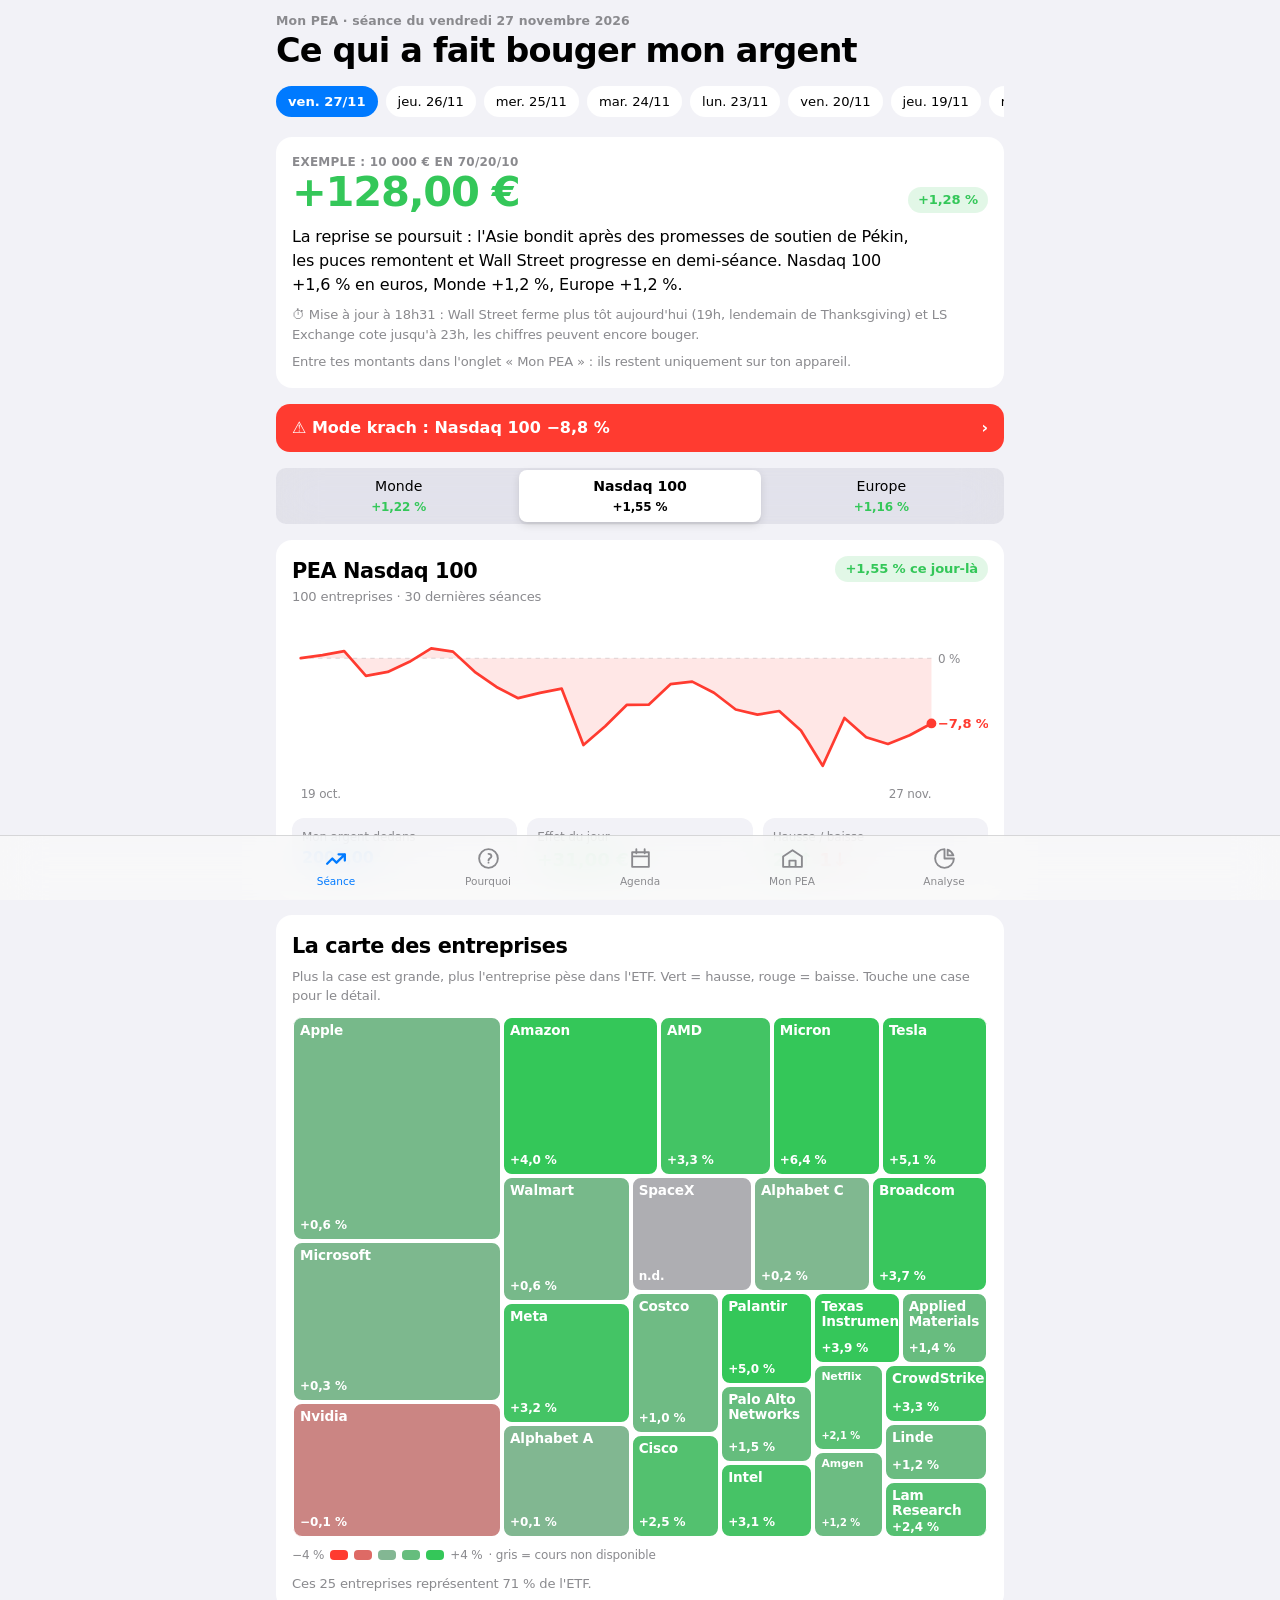
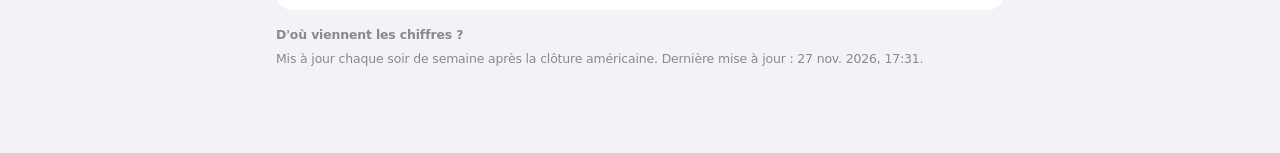
<file: suivi-pea/index.html>
<!doctype html>
<html lang="fr">
<head>
<meta charset="utf-8">
<meta name="viewport" content="width=device-width,initial-scale=1,maximum-scale=1,user-scalable=no,viewport-fit=cover">
<title>Mon PEA au quotidien</title>
<link rel="manifest" href="manifest.json">
<link rel="icon" href="icons/icon-192.png">
<link rel="apple-touch-icon" href="icons/icon-180.png">
<meta name="apple-mobile-web-app-capable" content="yes">
<meta name="apple-mobile-web-app-title" content="Mon PEA">
<meta name="theme-color" content="#F2F2F7" media="(prefers-color-scheme: light)">
<meta name="theme-color" content="#000000" media="(prefers-color-scheme: dark)">
<style>
/* Layout : une colonne façon appli mobile ; résumé du jour, onglets ETF, carte des entreprises, barres d'impact, fil des explications. */
:root{
  --bg:#F3F5F9; --card:#FFFFFF; --ink:#101A2E; --muted:#5B6680; --line:#E2E6EF;
  --accent:#3B5BFF; --accent-soft:#E7ECFF;
  --c-global:#3B5BFF; --c-nasdaq:#8B4FE0; --c-europe:#D9900F;
  --up:#0B9A6A; --up-soft:#DDF4EA; --down:#DC3B48; --down-soft:#FBE3E5; --flat:#A6AEC0;
  --f-display:"Bricolage Grotesque", "Figtree", system-ui, sans-serif;
  --f-body:"Figtree", system-ui, -apple-system, "Segoe UI", sans-serif;
  --f-num:"JetBrains Mono", ui-monospace, "SFMono-Regular", Menlo, monospace;
}
@media (prefers-color-scheme: dark){:root:not([data-theme="light"]){
  --bg:#0B1120; --card:#141C2E; --ink:#E8ECF6; --muted:#9AA5BD; --line:#24304A;
  --accent:#7C93FF; --accent-soft:#1E2950;
  --c-global:#7C93FF; --c-nasdaq:#B58CFF; --c-europe:#F2B544;
  --up:#33C98E; --up-soft:#11352A; --down:#FF6B76; --down-soft:#3E1A22; --flat:#5D6782; color-scheme:dark}}
:root[data-theme="dark"]{
  --bg:#0B1120; --card:#141C2E; --ink:#E8ECF6; --muted:#9AA5BD; --line:#24304A;
  --accent:#7C93FF; --accent-soft:#1E2950;
  --c-global:#7C93FF; --c-nasdaq:#B58CFF; --c-europe:#F2B544;
  --up:#33C98E; --up-soft:#11352A; --down:#FF6B76; --down-soft:#3E1A22; --flat:#5D6782; color-scheme:dark}
*{box-sizing:border-box}
html,body{touch-action:pan-x pan-y;-webkit-text-size-adjust:100%}
input,select,textarea{font-size:16px!important}
body{background:var(--bg);color:var(--ink);font-family:var(--f-body);font-size:15px;line-height:1.5}
.wrap{max-width:760px;margin:0 auto;padding:20px 16px 48px;display:flex;flex-direction:column;gap:18px}
h1,h2,h3{font-family:var(--f-display);margin:0;text-wrap:balance}
h1{font-size:1.9rem;font-weight:800;letter-spacing:-.02em;line-height:1.1}
h2{font-size:1.25rem;font-weight:700}
h3{font-size:1rem;font-weight:700}
.num{font-family:var(--f-num);font-variant-numeric:tabular-nums}
.muted{color:var(--muted)}
.small{font-size:.82rem}
.eyebrow{font-size:.72rem;text-transform:uppercase;letter-spacing:.08em;color:var(--muted);font-weight:600}
.card{background:var(--card);border:1px solid var(--line);border-radius:16px;padding:16px}
.up{color:var(--up)} .down{color:var(--down)} .flat{color:var(--muted)}
.pill{display:inline-flex;align-items:center;gap:4px;border-radius:999px;padding:2px 9px;font-weight:700;font-size:.85rem}
.pill.up{background:var(--up-soft)} .pill.down{background:var(--down-soft)} .pill.flat{background:var(--line)}

header{display:flex;flex-direction:column;gap:6px}
.hero{display:grid;grid-template-columns:1fr auto;gap:10px 16px;align-items:end}
.hero .big{font-size:2.3rem;font-weight:700;line-height:1}
.resume{margin:0;max-width:62ch}

.tabs{display:flex;gap:6px;background:var(--card);border:1px solid var(--line);border-radius:14px;padding:5px;position:sticky;top:env(safe-area-inset-top,0px);z-index:5}
.tab{flex:1;min-width:0;border:0;background:transparent;color:var(--ink);font:inherit;font-weight:600;padding:9px 6px;border-radius:10px;cursor:pointer;display:flex;flex-direction:column;align-items:center;gap:1px}
.tab .num{font-size:.78rem}
.tab[aria-selected="true"]{background:var(--accent);color:#fff}
.tab[aria-selected="true"] .num{color:#fff}
.tab:focus-visible,button:focus-visible,.tile:focus-visible{outline:2px solid var(--accent);outline-offset:2px}

.etfhead{display:flex;flex-wrap:wrap;justify-content:space-between;gap:12px;align-items:flex-start}
.kpis{display:grid;grid-template-columns:repeat(3,1fr);gap:10px;margin-top:14px}
.kpi{background:var(--bg);border-radius:12px;padding:10px}
.kpi .v{font-size:1.15rem;font-weight:700}
.kpi label{display:block;font-size:.75rem;color:var(--muted)}
.kpi input{width:100%;font:inherit;font-family:var(--f-num);font-size:1.05rem;font-weight:700;color:var(--ink);background:transparent;border:0;border-bottom:1px dashed var(--muted);padding:0}
.chart{width:100%;height:auto;display:block;margin-top:12px}

.treemap{position:relative;width:100%;aspect-ratio:4/3;max-width:100%;margin-top:10px;border-radius:12px;overflow:hidden}
.tile{position:absolute;border:2px solid var(--card);border-radius:8px;padding:5px 6px;overflow:hidden;cursor:pointer;color:#fff;display:flex;flex-direction:column;justify-content:space-between;transition:transform .15s}
.tile:hover{transform:scale(1.02);z-index:2}
.tile b{font-family:var(--f-display);font-size:.85rem;line-height:1.1}
.tile .num{font-size:.75rem;font-weight:700}
.tile.sm b{font-size:.68rem}.tile.sm .num{font-size:.62rem}
.tile.xs b,.tile.xs .num{display:none}
.legend{display:flex;gap:6px;align-items:center;font-size:.75rem;color:var(--muted);margin-top:8px;flex-wrap:wrap}
.legend i{display:inline-block;width:18px;height:10px;border-radius:3px}

.detail{margin-top:12px;background:var(--bg);border-radius:12px;padding:12px;display:flex;flex-direction:column;gap:6px}
.detail .row{display:flex;flex-wrap:wrap;gap:6px 16px;align-items:baseline}

.bars{display:flex;flex-direction:column;gap:6px;margin-top:10px}
.bar{display:grid;grid-template-columns:96px 1fr 72px;gap:8px;align-items:center;font-size:.85rem;cursor:pointer;border:0;background:none;color:var(--ink);font-family:inherit;text-align:left;padding:2px 0}
.bar .name{white-space:nowrap;overflow:hidden;text-overflow:ellipsis;font-weight:600}
.track{position:relative;height:14px}
.track::before{content:"";position:absolute;left:50%;top:-3px;bottom:-3px;border-left:1px solid var(--line)}
.fill{position:absolute;top:0;height:100%;border-radius:4px}
.bar .num{text-align:right;font-size:.8rem}

.news{display:flex;flex-direction:column;gap:10px}
.newsitem{border-left:4px solid var(--flat);padding:2px 0 2px 12px;display:flex;flex-direction:column;gap:4px}
.newsitem.up{border-color:var(--up)} .newsitem.down{border-color:var(--down)}
.newsitem p{margin:0;color:var(--ink)}
.chips{display:flex;flex-wrap:wrap;gap:4px}
.chip{font-family:var(--f-num);font-size:.72rem;padding:1px 7px;border-radius:6px;background:var(--accent-soft);color:var(--accent);font-weight:700}

.days{display:flex;gap:6px;overflow-x:auto;padding-bottom:4px}
.day{flex:none;border:1px solid var(--line);background:var(--card);color:var(--ink);border-radius:10px;padding:6px 10px;font:inherit;font-size:.82rem;cursor:pointer}
.day[aria-pressed="true"]{border-color:var(--accent);background:var(--accent-soft);color:var(--accent);font-weight:700}

.word{background:var(--accent-soft);border:0}
.word h3{color:var(--accent)}
.word p{margin:4px 0 0}
details summary{cursor:pointer;font-weight:600}
.foot{font-size:.78rem;color:var(--muted);display:flex;flex-direction:column;gap:6px}
.empty{padding:40px 16px;text-align:center}

.views{display:flex;gap:4px;background:var(--line);border-radius:12px;padding:4px;align-self:flex-start;margin-top:4px}
.viewbtn{border:0;background:transparent;color:var(--ink);font:inherit;font-weight:600;font-size:.9rem;padding:6px 14px;border-radius:9px;cursor:pointer}
.viewbtn[aria-pressed="true"]{background:var(--card);box-shadow:0 1px 3px rgba(0,0,0,.12)}
.note{background:var(--accent-soft);border:0}
.form{display:grid;grid-template-columns:repeat(auto-fill,minmax(150px,1fr));gap:10px;margin-top:12px}
.form label{display:flex;flex-direction:column;gap:3px;font-size:.78rem;color:var(--muted);background:var(--bg);border-radius:10px;padding:8px 10px}
.form input{font:inherit;font-family:var(--f-num);font-size:1rem;font-weight:700;color:var(--ink);background:transparent;border:0;border-bottom:1px dashed var(--muted);padding:0;width:100%}
.btn{border:0;background:var(--accent);color:#fff;font:inherit;font-weight:600;padding:9px 14px;border-radius:10px;cursor:pointer}
.btn.ghost{background:transparent;color:var(--accent);border:1px solid var(--accent)}
.row-actions{display:flex;flex-wrap:wrap;gap:8px;align-items:center;margin-top:12px}
.empty-inline{margin:12px 0 0;padding:16px;border:1px dashed var(--line);border-radius:12px;color:var(--muted)}
.seg{display:flex;gap:4px}
.segbtn{border:1px solid var(--line);background:var(--card);color:var(--ink);font:inherit;font-size:.82rem;padding:5px 10px;border-radius:9px;cursor:pointer}
.segbtn[aria-pressed="true"]{background:var(--accent);border-color:var(--accent);color:#fff}
.slider{margin-top:12px;display:flex;flex-direction:column;gap:4px}
.slider input{width:100%;accent-color:var(--accent)}
.jalons{display:grid;grid-template-columns:repeat(auto-fit,minmax(90px,1fr));gap:8px;margin-top:10px}
.jalons div{display:flex;flex-direction:column;background:var(--bg);border-radius:10px;padding:8px 10px}
.expo,.cmp{display:flex;flex-direction:column;gap:7px;margin-top:12px}
.exporow,.cmprow{display:grid;grid-template-columns:120px 1fr 74px;gap:8px;align-items:center;font-size:.85rem}
.exporow .name,.cmprow .name{font-weight:600;white-space:nowrap;overflow:hidden;text-overflow:ellipsis}
.exporow .num,.cmprow .num{text-align:right;font-size:.8rem}
.stack{display:flex;height:14px;border-radius:4px;overflow:hidden}
.stack span{display:block;height:100%}
.badge{font-family:var(--f-num);font-size:.68rem;background:var(--down-soft);color:var(--down);border-radius:5px;padding:0 4px}
.track2{position:relative;height:14px;background:var(--bg);border-radius:4px}
.fill2{position:absolute;left:0;top:0;height:100%;background:var(--accent);border-radius:4px}
.ref{position:absolute;top:-4px;bottom:-4px;width:0;border-left:2px solid var(--ink)}
.refkey{display:inline-block;width:0;height:14px;border-left:2px solid var(--ink);margin-left:6px}
@media (max-width:480px){.exporow,.cmprow{grid-template-columns:92px 1fr 64px}}
.krach{background:var(--down-soft);border-color:var(--down)}
.krach h2{color:var(--down)}
.calm{margin:10px 0 0;padding-left:18px;display:flex;flex-direction:column;gap:6px}
.tablewrap{overflow-x:auto;margin-top:12px}
.krachs{border-collapse:collapse;width:100%;font-size:.85rem;min-width:420px}
.krachs th{text-align:left;font-size:.72rem;text-transform:uppercase;letter-spacing:.06em;color:var(--muted);font-weight:600;padding:4px 8px 6px 0;border-bottom:1px solid var(--line)}
.krachs td{padding:7px 8px 7px 0;border-bottom:1px solid var(--line);vertical-align:top}
.cal{display:flex;flex-direction:column;margin-top:8px}
.calrow{display:grid;grid-template-columns:92px 1fr;gap:12px;padding:12px 0;border-bottom:1px solid var(--line)}
.calrow:last-child{border-bottom:0}
.caldate{display:flex;flex-direction:column;font-size:.85rem}
.chip.bank{background:var(--down-soft);color:var(--ink)}
.recaplist{margin:10px 0 8px;padding-left:20px;display:flex;flex-direction:column;gap:6px}
details summary h2{cursor:pointer}
.wrap{padding-bottom:calc(84px + env(safe-area-inset-bottom, 0px))}
.bottomnav{position:fixed;left:0;right:0;bottom:0;z-index:10;display:grid;grid-template-columns:repeat(5,1fr);background:var(--card);border-top:1px solid var(--line);padding:6px max(8px, calc((100% - 760px) / 2)) calc(6px + env(safe-area-inset-bottom, 0px))}
.navbtn{border:0;background:transparent;color:var(--muted);font:inherit;font-size:.72rem;font-weight:600;display:flex;flex-direction:column;align-items:center;gap:2px;padding:4px 2px;border-radius:10px;cursor:pointer;min-width:0}
.navbtn[aria-current="page"]{color:var(--accent);background:var(--accent-soft)}
.subnav{display:flex;gap:4px;background:var(--line);border-radius:12px;padding:4px;overflow-x:auto}
.subbtn{flex:1;white-space:nowrap;border:0;background:transparent;color:var(--ink);font:inherit;font-weight:600;font-size:.82rem;padding:7px 6px;border-radius:9px;cursor:pointer}
.subbtn[aria-pressed="true"]{background:var(--card);color:var(--accent);box-shadow:0 1px 3px rgba(0,0,0,.12)}
.search{width:100%;margin-top:10px;font:inherit;padding:9px 12px;border-radius:10px;border:1px solid var(--line);background:var(--bg);color:var(--ink)}
.lex{margin:10px 0 0;display:flex;flex-direction:column}
.lexitem{padding:10px 0;border-bottom:1px solid var(--line)}
.lexitem.today dt{color:var(--accent)}
.lex dt{font-weight:700;font-family:var(--f-display)}
.lex dd{margin:2px 0 0}
.fichegrid{display:grid;grid-template-columns:repeat(auto-fit,minmax(110px,1fr));gap:8px}
.fichegrid div{display:flex;flex-direction:column;background:var(--card);border-radius:10px;padding:8px 10px}
.fichegrid .tot{background:var(--accent-soft)}
.bigbar{position:relative;height:22px;border-radius:999px;background:var(--bg);overflow:hidden;margin-top:12px}
.bigbar span{position:absolute;left:0;top:0;bottom:0;background:var(--up);border-radius:999px}
.ticks{display:flex;justify-content:space-between;font-size:.72rem;color:var(--muted);margin-top:4px}
.cmptable{width:100%;border-collapse:collapse;margin-top:10px;font-size:.88rem}
.cmptable td{padding:8px 0;border-bottom:1px solid var(--line)}
.cmptable td:last-child{text-align:right;white-space:nowrap;padding-left:12px}
.navbtn:focus-visible{outline:2px solid var(--accent);outline-offset:1px}
@media (max-width:480px){
  h1{font-size:1.55rem}.hero .big{font-size:1.9rem}
  .kpis{grid-template-columns:1fr 1fr}
  .kpis .kpi:first-child{grid-column:1/-1}
  .bar{grid-template-columns:78px 1fr 62px}
  .treemap{aspect-ratio:3/4}
}
@media (prefers-reduced-motion:reduce){.tile{transition:none}}
body{margin:0}
</style>
<link rel="stylesheet" href="apple.css">
</head>
<body>
<div class="wrap" id="app">
  <header>
    <span class="eyebrow">Mon PEA · Trade Republic</span>
    <h1>Ce qui a fait bouger mon argent</h1>
  </header>
  <div class="card empty" id="loading">
    <h3>Chargement de la dernière séance…</h3>
    <p class="muted small">Les cours, les entreprises de chaque ETF et les explications du jour s'affichent ici dès qu'ils sont reçus.</p>
  </div>
</div>

<script>
const fmtPct = (v, d = 2) => v == null ? "n.d." : (v > 0 ? "+" : v < 0 ? "−" : "") + Math.abs(v).toFixed(d).replace(".", ",") + " %";
const fmtEur = (v, d = 2) => (v > 0 ? "+" : v < 0 ? "−" : "") + Math.abs(v).toLocaleString("fr-FR", {minimumFractionDigits: d, maximumFractionDigits: d}) + " €";
const fmtEurPlain = v => v.toLocaleString("fr-FR", {minimumFractionDigits: 2, maximumFractionDigits: 2}) + " €";
const cls = v => v == null ? "flat" : v > 0.05 ? "up" : v < -0.05 ? "down" : "flat";
const esc = s => String(s).replace(/[&<>"]/g, c => ({"&": "&amp;", "<": "&lt;", ">": "&gt;", '"': "&quot;"}[c]));
const css = n => getComputedStyle(document.documentElement).getPropertyValue(n).trim();

const WORDS = [
  ["ETF capitalisant", "Les dividendes versés par les entreprises ne te sont pas distribués : ils sont réinvestis dans l'ETF. C'est le cas de tes trois ETF (« Acc »)."],
  ["Pondération", "La part d'une entreprise dans l'ETF. Nvidia pèse environ 8 % du Nasdaq 100 : sur 100 € investis, environ 8 € sont « dans » Nvidia."],
  ["Contribution", "Pondération × variation. Une petite entreprise qui bondit de 10 % peut moins peser qu'un géant qui bouge de 1 %."],
  ["Indice", "Une liste d'entreprises calculée par un fournisseur (MSCI, Nasdaq). L'ETF se contente de la copier, d'où ses frais bas."],
  ["Effet de change", "Tes ETF sont en euros mais détiennent des actions en dollars. Si le dollar baisse face à l'euro, ton ETF baisse un peu même si les actions ne bougent pas."],
  ["Recommandation d'analyste", "Une banque (Goldman Sachs, BMO…) conseille d'acheter, garder ou vendre une action. Un relèvement fait souvent monter le cours le jour même."],
  ["Résultats trimestriels", "Tous les 3 mois, les entreprises publient chiffre d'affaires et bénéfices. C'est le moment où les cours bougent le plus."],
  ["Valorisation", "Le prix que le marché paie pour les bénéfices d'une entreprise. Quand elle est jugée « tendue », même une bonne nouvelle peut faire baisser l'action."],
  ["Investissement programmé", "Acheter le même montant chaque semaine lisse ton prix d'achat : tu achètes plus de parts quand c'est bas, moins quand c'est haut."],
  ["Concentration", "Dans le Nasdaq 100, les 10 premières entreprises pèsent près de la moitié de l'indice. Le MSCI Monde (ACWI) est beaucoup plus dispersé."],
  ["PEA", "Plan d'épargne en actions : une enveloppe fiscale française. Après 5 ans, tes gains ne paient plus l'impôt sur le revenu, seulement les prélèvements sociaux."],
  ["Plafond de versements", "Sur un PEA classique, tu peux verser au maximum 150 000 €. Les gains, eux, peuvent dépasser ce montant sans limite."],
  ["Prélèvements sociaux", "Taxe sur les gains (CSG, CRDS…) : 18,6 % depuis 2026. Sur un PEA de plus de 5 ans, c'est la seule taxe sur les gains."],
  ["Plus-value latente", "Le gain que tu as sur le papier tant que tu n'as pas vendu. Il n'est ni taxé ni définitif."],
  ["Volatilité", "L'ampleur des hausses et des baisses d'un placement. Le Nasdaq 100 est plus volatil que le MSCI Monde."],
  ["Krach", "Une chute brutale et forte des marchés, souvent de plus de 20 %. Il y en a eu en 2000, 2008, 2020 et 2022."],
  ["Capitalisation boursière", "Le prix de l'action multiplié par le nombre d'actions : la valeur totale d'une entreprise en bourse. Plus elle est grande, plus l'entreprise pèse dans un indice."],
  ["Frais courants", "Ce que l'ETF prélève chaque année pour fonctionner, déjà déduit de son cours. Pour tes ETF, ils sont faibles."],
  ["Réplication synthétique", "Pour être éligible au PEA, un ETF Monde achète des actions européennes et échange leur performance contre celle de l'indice (un « swap »). Tu reçois bien la performance de l'indice."],
  ["Banque centrale", "La Fed (États-Unis) et la BCE (zone euro) fixent les taux d'intérêt. Une baisse des taux aide en général les actions."],
  ["Inflation", "La hausse générale des prix. Si ton placement rapporte moins que l'inflation, ton pouvoir d'achat baisse."],
  ["Intérêts composés", "Tes gains produisent eux-mêmes des gains. C'est pour cela que la courbe de projection accélère avec le temps."]
];

let view = "jour";
let LATEST = null, DATA = null, current = "nasdaq", selected = null, dayList = [];
const store = {
  get(k) { try { return localStorage.getItem(k); } catch { return null; } },
  set(k, v) { try { localStorage.setItem(k, v); } catch {} }
};
current = store.get("pea-tab") || "nasdaq";
view = ["jour", "pourquoi", "agenda", "pea", "analyse"].includes(store.get("pea-view")) ? store.get("pea-view") : "jour";

const EXEMPLE = {global: 7000, nasdaq: 2000, europe: 1000};
/* Transactions importées : uniquement dans ce navigateur (clé pea-tx), jamais en ligne. */
function txList() {
  try { const t = JSON.parse(store.get("pea-tx") || "[]"); return Array.isArray(t) ? t : []; } catch { return []; }
}
// Parts détenues et coût (prix de revient moyen) d'un ETF à une date donnée.
function txPos(id, jusqua) {
  let q = 0, cout = 0, realise = 0;
  txList().filter(t => t.etf === id && (!jusqua || t.d <= jusqua)).sort((a, b) => a.d.localeCompare(b.d)).forEach(t => {
    if (t.type === "achat") { q += t.q; cout += t.m + (t.f || 0); }
    else if (t.type === "vente" && q > 0) { const pru = cout / q, qv = Math.min(t.q, q); realise += t.m - (t.f || 0) - pru * qv; cout -= pru * qv; q -= qv; }
  });
  return {q, cout, pru: q ? cout / q : 0, realise};
}
const hasTx = () => txList().some(t => t.etf);
function invested(e) {
  if (hasTx() && e.eur && e.eur.close) return txPos(e.id, e.eur.date).q * e.eur.close;
  const s = parseFloat(store.get("pea-inv-" + e.id));
  return isFinite(s) && s >= 0 ? s : (EXEMPLE[e.id] ?? 1000);
}
const hasOwn = () => hasTx() || (LATEST || DATA).etfs.some(e => store.get("pea-inv-" + e.id) != null);

function colorFor(c) {
  if (c == null) return css("--flat");
  const t = Math.min(Math.abs(c) / 4, 1);
  const base = c >= 0 ? css("--up") : css("--down");
  return `color-mix(in srgb, ${base} ${Math.round(35 + t * 65)}%, ${css("--flat")})`;
}

/* Treemap « squarified » : chaque tuile a une surface proportionnelle au poids dans l'ETF. */
function squarify(items, x, y, w, h) {
  const out = [];
  const total = items.reduce((s, i) => s + i.w, 0);
  const scale = (w * h) / total;
  let rest = items.map(i => ({...i, a: i.w * scale}));
  while (rest.length) {
    const short = Math.min(w, h);
    let row = [rest[0]], best = worst(row, short), k = 1;
    while (k < rest.length) {
      const next = row.concat(rest[k]), wv = worst(next, short);
      if (wv > best) break;
      row = next; best = wv; k++;
    }
    const sum = row.reduce((s, r) => s + r.a, 0);
    if (w >= h) {
      const cw = sum / h; let cy = y;
      row.forEach(r => { const rh = r.a / cw; out.push({...r, x, y: cy, w: cw, h: rh}); cy += rh; });
      x += cw; w -= cw;
    } else {
      const ch = sum / w; let cx = x;
      row.forEach(r => { const rw = r.a / ch; out.push({...r, x: cx, y, w: rw, h: ch}); cx += rw; });
      y += ch; h -= ch;
    }
    rest = rest.slice(k);
  }
  return out;
  function worst(r, s) {
    const sum = r.reduce((a, b) => a + b.a, 0), mx = Math.max(...r.map(i => i.a)), mn = Math.min(...r.map(i => i.a));
    return Math.max((s * s * mx) / (sum * sum), (sum * sum) / (s * s * mn));
  }
}

function courbe(e) { return (e.eur && e.eur.history) || e.history; }

function lineChart(hist) {
  const W = 640, H = 170, P = {l: 8, r: 52, t: 14, b: 22};
  const vals = hist.map(h => h[1]);
  const base = vals[0];
  const pcts = vals.map(v => (v / base - 1) * 100);
  let mn = Math.min(...pcts, 0), mx = Math.max(...pcts, 0);
  const pad = (mx - mn) * 0.12 || 1; mn -= pad; mx += pad;
  const X = i => P.l + (i / (pcts.length - 1)) * (W - P.l - P.r);
  const Y = v => P.t + (1 - (v - mn) / (mx - mn)) * (H - P.t - P.b);
  const pts = pcts.map((v, i) => `${X(i).toFixed(1)},${Y(v).toFixed(1)}`).join(" ");
  const last = pcts[pcts.length - 1];
  const col = last >= 0 ? "var(--up)" : "var(--down)";
  const months = ["janv.", "févr.", "mars", "avr.", "mai", "juin", "juil.", "août", "sept.", "oct.", "nov.", "déc."];
  const lab = d => { const [, m, j] = d.split("-"); return `${+j} ${months[+m - 1]}`; };
  return `<svg class="chart" viewBox="0 0 ${W} ${H}" role="img" aria-label="Évolution sur ${hist.length} séances : ${fmtPct(last, 1)}">
    <line x1="${P.l}" x2="${W - P.r}" y1="${Y(0)}" y2="${Y(0)}" stroke="var(--line)" stroke-dasharray="4 4"/>
    <text x="${W - P.r + 6}" y="${Y(0) + 4}" font-size="11" fill="var(--muted)" font-family="var(--f-num)">0 %</text>
    <polygon points="${X(0)},${Y(0)} ${pts} ${X(pcts.length - 1)},${Y(0)}" fill="${col}" opacity=".12"/>
    <polyline points="${pts}" fill="none" stroke="${col}" stroke-width="2.5" stroke-linejoin="round" stroke-linecap="round"/>
    <circle cx="${X(pcts.length - 1)}" cy="${Y(last)}" r="4.5" fill="${col}"/>
    <text x="${W - P.r + 6}" y="${Y(last) + 4}" font-size="12" font-weight="700" fill="${col}" font-family="var(--f-num)">${fmtPct(last, 1)}</text>
    <text x="${P.l}" y="${H - 5}" font-size="11" fill="var(--muted)">${lab(hist[0][0])}</text>
    <text x="${W - P.r}" y="${H - 5}" font-size="11" fill="var(--muted)" text-anchor="end">${lab(hist[hist.length - 1][0])}</text>
  </svg>`;
}

function newsFor(sym) { return (DATA.news || []).filter(n => (n.tickers || []).includes(sym)); }

function lexiqueHtml() {
  const jour = WORDS[(new Date(DATA.date).getDate() + new Date(DATA.date).getMonth() * 31) % WORDS.length][0];
  const liste = WORDS.slice().sort((a, b) => a[0].localeCompare(b[0], "fr"));
  return `<section class="card">
    <h2>Lexique</h2>
    <input id="lex-q" class="search" type="search" placeholder="Chercher un mot (ex. dividende)" aria-label="Chercher dans le lexique">
    <dl class="lex">${liste.map(([m, d]) => `<div class="lexitem${m === jour ? " today" : ""}" data-t="${esc((m + " " + d).toLowerCase())}"><dt>${esc(m)}${m === jour ? ` <span class="chip">mot du jour</span>` : ""}</dt><dd>${esc(d)}</dd></div>`).join("")}</dl>
    <p class="muted small" id="lex-vide" hidden>Aucun mot trouvé.</p>
  </section>`;
}

function headerHtml(title, eyebrow) {
  return `<header>
    <span class="eyebrow">${esc(eyebrow)}</span>
    <h1>${esc(title)}</h1>
  </header>`;
}
const VUES = [["jour", "Séance", "M3 17l5-5 4 4 8-8M14 8h6v6"], ["pourquoi", "Pourquoi", "M12 3a9 9 0 1 0 0 18 9 9 0 0 0 0-18zm0 13v.01M12 7.5c1.6 0 2.8 1 2.8 2.4 0 1.9-2.8 2-2.8 3.9"], ["agenda", "Agenda", "M4 6h16v14H4zM4 10h16M8 3v4M16 3v4"], ["pea", "Mon PEA", "M3 10l9-6 9 6v10H3zM9 20v-6h6v6"], ["analyse", "Analyse", "M12 3v9h9A9 9 0 1 1 12 3zM15 3.5A9 9 0 0 1 20.5 9H15z"]];
function navHtml() {
  return `<nav class="bottomnav" aria-label="Pages">${VUES.map(([id, nom, d]) => `<button class="navbtn" data-view="${id}" aria-current="${view === id ? "page" : "false"}"><svg viewBox="0 0 24 24" width="22" height="22" aria-hidden="true"><path d="${d}" fill="none" stroke="currentColor" stroke-width="1.8" stroke-linecap="round" stroke-linejoin="round"/></svg><span>${nom}</span></button>`).join("")}</nav>`;
}
let SUB = {};
try { SUB = JSON.parse(localStorage.getItem("pea-sub") || "{}") || {}; } catch {}
const SUBS = {
  pourquoi: [["explications", "Explications"], ["classement", "Qui a pesé"], ["lexique", "Lexique"]],
  agenda: [["calendrier", "Calendrier"], ["recap", "Récap semaine"]],
  pea: [["chiffres", "Chiffres"], ["achats", "Achats"], ["projection", "Projection"], ["objectif", "Objectif"], ["comparer", "Comparer"], ["fiscalite", "Impôts"]],
  analyse: [["doublons", "Doublons"], ["repartition", "Répartition"], ["indices", "Vs indices"], ["krach", "Si ça chute"]]
};
function sub() {
  const l = SUBS[view] || [];
  return l.some(x => x[0] === SUB[view]) ? SUB[view] : (l[0] || [])[0];
}
function subNav() {
  const l = SUBS[view]; if (!l) return "";
  return `<div class="subnav" role="group" aria-label="Sous-pages">${l.map(([id, nom]) => `<button class="subbtn" data-sub="${id}" aria-pressed="${sub() === id}">${nom}</button>`).join("")}</div>`;
}
function wireViews() {
  const q = document.getElementById("lex-q");
  if (q) q.oninput = () => {
    const t = q.value.trim().toLowerCase(); let n = 0;
    document.querySelectorAll(".lexitem").forEach(it => { const ok = !t || it.dataset.t.includes(t); it.hidden = !ok; n += ok; });
    document.getElementById("lex-vide").hidden = n > 0;
  };
  document.querySelectorAll(".subbtn").forEach(b => b.onclick = () => { SUB[view] = b.dataset.sub; store.set("pea-sub", JSON.stringify(SUB)); render(); scrollTo(0, 0); });
  const ak = document.getElementById("alerte-krach");
  if (ak) ak.onclick = () => { view = "analyse"; SUB.analyse = "krach"; store.set("pea-view", view); store.set("pea-sub", JSON.stringify(SUB)); render(); scrollTo(0, 0); };
  document.querySelectorAll(".navbtn").forEach(b => b.onclick = () => { view = b.dataset.view; store.set("pea-view", view); render(); scrollTo(0, 0); });
}

function render() {
  if ((view === "pea" || view === "analyse") && typeof renderPea === "function") return renderPea();
  const app = document.getElementById("app");
  const etfs = DATA.etfs;
  if (!etfs.find(e => e.id === current)) current = etfs[0].id;
  const e = etfs.find(x => x.id === current);
  const totalImpact = etfs.reduce((s, x) => s + invested(x) * (x.day || 0) / 100, 0);
  const totalInv = etfs.reduce((s, x) => s + invested(x), 0);
  const inv = invested(e);
  const hold = e.holdings.slice().sort((a, b) => b.w - a.w);
  const covered = hold.reduce((s, h) => s + h.w, 0);
  const contrib = hold.filter(h => h.c != null).map(h => ({...h, ct: h.w * h.c / 100, eur: inv * h.w / 100 * h.c / 100})).sort((a, b) => b.ct - a.ct);
  const maxCt = Math.max(...contrib.map(c => Math.abs(c.ct)), 0.01);
  const ups = contrib.filter(c => c.c > 0).length, downs = contrib.filter(c => c.c < 0).length;
  const winner = contrib[0], loser = contrib[contrib.length - 1];
  const newsHere = (DATA.news || []).filter(n => !n.etfs || n.etfs.includes(e.id));
  const word = WORDS[(new Date(DATA.date).getDate() + new Date(DATA.date).getMonth() * 31) % WORDS.length];
  const sel = selected && hold.find(h => h.s === selected);

  const days = dayList.length > 1 ? `<div class="days" role="group" aria-label="Choisir une séance">${dayList.map(d => `<button class="day" data-day="${esc(d.id)}" aria-pressed="${d.id === DATA.date}">${esc(d.short)}</button>`).join("")}</div>` : "";
  const tabs = `
  <nav class="tabs" role="tablist">
    ${etfs.map(x => `<button class="tab" role="tab" data-tab="${x.id}" aria-selected="${x.id === current}">
      <span>${esc(x.short)}</span><span class="num ${x.id === current ? "" : cls(x.day)}">${fmtPct(x.day)}</span></button>`).join("")}
  </nav>`;
  const titres = {jour: "Ce qui a fait bouger mon argent", pourquoi: "Pourquoi ça a bougé", agenda: "Ce qui arrive"};
  let page;
  if (view === "pourquoi") page = `${days}
${subNav()}
${sub() === "lexique" ? lexiqueHtml() : `${tabs}

${sub() === "classement" ? `  <section class="card">
    <h2>Qui a tiré l'ETF vers le haut ou le bas</h2>
    <p class="muted small" style="margin:4px 0 0">${winner && winner.ct > 0 ? `<b class="up">${esc(winner.n)}</b> a le plus aidé, ` : ""}${loser && loser.ct < 0 ? `<b class="down">${esc(loser.n)}</b> a le plus pesé.` : ""} Chiffre de droite : effet en euros sur ton argent.</p>
    <div class="bars">${contrib.map(c => {
      const wPct = Math.abs(c.ct) / maxCt * 50;
      const left = c.ct >= 0 ? 50 : 50 - wPct;
      return `<button class="bar" data-sym="${esc(c.s)}" aria-label="${esc(c.n)} ${fmtPct(c.c)}, ${fmtEur(c.eur)}">
        <span class="name">${esc(c.n)}</span>
        <span class="track"><span class="fill" style="left:${left}%;width:${Math.max(wPct, .6)}%;background:${c.ct >= 0 ? "var(--up)" : "var(--down)"}"></span></span>
        <span class="num ${cls(c.c)}">${fmtEur(c.eur)}</span></button>`;
    }).join("")}</div>
  </section>` : `<section class="card">
    <h2>Les explications du jour</h2>
    <div class="news" style="margin-top:10px">
      ${newsHere.length ? newsHere.map(n => `<article class="newsitem ${n.sens === "up" ? "up" : n.sens === "down" ? "down" : ""}">
        <h3>${esc(n.titre)}</h3><p>${esc(n.texte)}</p>
        <div class="chips">${(n.tickers || []).map(t => `<span class="chip">${esc(t)}</span>`).join("")}</div>
        <span class="muted small">Source : ${esc(n.source)}</span></article>`).join("") : `<p class="muted">Pas d'annonce marquante pour cet ETF ce jour-là.</p>`}
    </div>
  </section>

  <section class="card word">
    <span class="eyebrow">Le mot du jour</span>
    <h3>${esc(word[0])}</h3><p>${esc(word[1])}</p>
  </section>`}`}`;
  else if (view === "agenda") page = `${subNav()}${typeof recapHtml === "function" ? (sub() === "recap" ? recapHtml() : calendrierHtml()) : ""}`;
  else page = `${days}

  <section class="card">
    <div class="hero">
      <div>
        <div class="eyebrow">${hasOwn() ? "Mon PEA ce jour-là (estimation)" : "Exemple : 10 000 € en 70/20/10"}</div>
        <div class="big num ${cls(totalImpact)}">${fmtEur(totalImpact)}</div>
      </div>
      <span class="pill ${cls(totalImpact)} num">${fmtPct(totalInv ? totalImpact / totalInv * 100 : 0)}</span>
    </div>
    <p class="resume" style="margin-top:12px">${esc(DATA.resume)}</p>
    ${DATA.enCours ? `<p class="muted small" style="margin:8px 0 0">⏱ ${esc(DATA.enCours)}</p>` : ""}
    ${hasOwn() ? "" : `<p class="muted small" style="margin:8px 0 0">Entre tes montants dans l'onglet « Mon PEA » : ils restent uniquement sur ton appareil.</p>`}
  </section>

${typeof alerteKrach === "function" ? alerteKrach() : ""}
${tabs}

  <section class="card">
    <div class="etfhead">
      <div><h2>${esc(e.name)}</h2><div class="muted small">${esc(e.total)} · 30 dernières séances</div></div>
      <span class="pill ${cls(e.day)} num">${fmtPct(e.day)} ce jour-là</span>
    </div>
    ${lineChart(courbe(e))}
    <div class="kpis">
      <div class="kpi"><label for="inv-${e.id}">Mon argent dedans</label><input id="inv-${e.id}" class="num" inputmode="decimal" ${hasTx() ? "readonly" : ""} value="${inv.toFixed(2).replace(".", ",")}" aria-label="Montant investi dans ${esc(e.name)} en euros"></div>
      <div class="kpi"><label>Effet du jour</label><div class="v num ${cls(e.day)}">${fmtEur(inv * e.day / 100)}</div></div>
      <div class="kpi"><label>Hausse / baisse</label><div class="v num"><span class="up">${ups}↑</span> <span class="down">${downs}↓</span></div></div>
    </div>
  </section>

  <section class="card">
    <h2>La carte des entreprises</h2>
    <p class="muted small" style="margin:4px 0 0">Plus la case est grande, plus l'entreprise pèse dans l'ETF. Vert = hausse, rouge = baisse. Touche une case pour le détail.</p>
    <div class="treemap" id="tm"></div>
    <div class="legend"><span>−4 %</span><i style="background:${colorFor(-4)}"></i><i style="background:${colorFor(-1.5)}"></i><i style="background:${colorFor(0)}"></i><i style="background:${colorFor(1.5)}"></i><i style="background:${colorFor(4)}"></i><span>+4 %</span><span>· gris = cours non disponible</span></div>
    ${sel ? detailHtml(sel, inv) : `<p class="muted small" style="margin:10px 0 0">Ces ${hold.length} entreprises représentent ${covered.toFixed(0)} % de l'ETF.</p>`}
  </section>

  <footer class="foot">
    <details><summary>D'où viennent les chiffres ?</summary>
      <p>Cours de clôture du ${esc(DATA.label)}. ${esc(e.proxyNote)} Les cours en euros viennent de LS Exchange, comme dans Trade Republic (dernier cours à 23 h). Le week-end, Trade Republic peut afficher un prix un peu différent, car LS cote aussi le samedi et le dimanche. Compositions au ${esc(e.holdingsDate.split("-").reverse().join("/"))}, seules les plus grosses positions sont affichées. Les montants « Mon argent dedans » sont enregistrés uniquement dans ton navigateur, jamais en ligne.</p>
    </details>
    <span>Mis à jour chaque soir de semaine après la clôture américaine. Dernière mise à jour : ${new Date(DATA.updatedAt).toLocaleString("fr-FR", {dateStyle: "medium", timeStyle: "short"})}.</span>
  </footer>`;
  app.innerHTML = `${headerHtml(titres[view] || titres.jour, "Mon PEA · séance du " + DATA.label)}
${page}
${navHtml()}`;

  if (document.getElementById("tm")) drawTreemap(hold);
  wire(e);
}

function detailHtml(h, inv) {
  const ns = newsFor(h.s);
  const eur = h.c == null ? null : inv * h.w / 100 * h.c / 100;
  const fiche = typeof COMPO !== "undefined" && COMPO?.fiches?.[h.s];
  const base = h.n.replace(/ [AC]$/, "");
  const presence = (LATEST || DATA).etfs.map(e => {
    const w = e.holdings.filter(x => x.n.replace(/ [AC]$/, "") === base).reduce((a, x) => a + x.w, 0);
    return w ? {etf: e.short, w, eur: invested(e) * w / 100} : null;
  }).filter(Boolean);
  return `<div class="detail" aria-live="polite">
    <span class="eyebrow">Fiche entreprise</span>
    <div class="row"><h3>${esc(h.n)}</h3><span class="chip">${esc(h.s)}</span><span class="pill ${cls(h.c)} num">${fmtPct(h.c)}</span></div>
    ${fiche ? `<p style="margin:0">${esc(fiche.d)}</p>` : ""}
    <div class="row small"><span>${esc(h.sec)} · ${esc(h.pays)}</span>
    ${fiche && fiche.an != null ? `<span>Sur 1 an : <b class="num ${cls(fiche.an)}">${fmtPct(fiche.an, 0)}</b></span>` : ""}
    ${eur != null ? `<span>Effet du jour : <b class="num ${cls(h.c)}">${fmtEur(eur)}</b></span>` : ""}</div>
    <div class="fichegrid">${presence.map(p => `<div><span class="muted small">${esc(p.etf)}</span><b class="num">${p.w.toFixed(2).replace(".", ",")} %</b><span class="num small">${fmtEurPlain(p.eur)}</span></div>`).join("")}
      <div class="tot"><span class="muted small">Total chez toi</span><b class="num">${fmtEurPlain(presence.reduce((a, p) => a + p.eur, 0))}</b><span class="small">${presence.length > 1 ? "dans " + presence.length + " ETF" : "dans 1 ETF"}</span></div></div>
    ${ns.length ? ns.map(n => `<p style="margin:0"><b>${esc(n.titre)}.</b> ${esc(n.texte)}</p>`).join("") : `<p class="muted small" style="margin:0">Pas d'annonce particulière trouvée : mouvement en ligne avec le marché.</p>`}
  </div>`;
}

function drawTreemap(hold) {
  const tm = document.getElementById("tm");
  const W = tm.clientWidth, H = tm.clientHeight;
  if (!W || !H) return;
  const rects = squarify(hold, 0, 0, W, H);
  tm.innerHTML = rects.map(r => {
    const size = r.w < 46 || r.h < 34 ? "xs" : r.w < 80 || r.h < 50 ? "sm" : "";
    return `<div class="tile ${size}" tabindex="0" role="button" data-sym="${esc(r.s)}" aria-label="${esc(r.n)} ${fmtPct(r.c)}"
      style="left:${r.x}px;top:${r.y}px;width:${r.w}px;height:${r.h}px;background:${colorFor(r.c)};${selected === r.s ? "outline:3px solid var(--ink);outline-offset:-3px;" : ""}">
      <b>${esc(r.n)}</b><span class="num">${fmtPct(r.c, 1)}</span></div>`;
  }).join("");
}

function wire(e) {
  wireViews();
  document.querySelectorAll(".tab").forEach(b => b.onclick = () => { current = b.dataset.tab; selected = null; store.set("pea-tab", current); render(); });
  document.querySelectorAll("[data-sym]").forEach(t => {
    const pick = () => { selected = selected === t.dataset.sym ? null : t.dataset.sym; if (view !== "jour" && selected) { view = "jour"; store.set("pea-view", view); } render(); document.getElementById("tm")?.scrollIntoView({block: "nearest", behavior: "smooth"}); };
    t.onclick = pick;
    t.onkeydown = ev => { if (ev.key === "Enter" || ev.key === " ") { ev.preventDefault(); pick(); } };
  });
  document.querySelectorAll(".day").forEach(b => b.onclick = () => loadDay(b.dataset.day));
  const inp = document.getElementById("inv-" + e.id);
  if (inp) inp.onchange = () => {
    const v = parseFloat(inp.value.replace(/\s/g, "").replace(",", "."));
    if (isFinite(v) && v >= 0) store.set("pea-inv-" + e.id, String(v));
    render();
  };
}

let rz; addEventListener("resize", () => { clearTimeout(rz); rz = setTimeout(() => DATA && render(), 150); });
matchMedia("(prefers-color-scheme: dark)").addEventListener?.("change", () => DATA && render());
new MutationObserver(() => DATA && render()).observe(document.documentElement, {attributes: true, attributeFilter: ["data-theme"]});

function showMessage(title, text) {
  const l = document.getElementById("loading");
  if (l) l.innerHTML = `<h3>${esc(title)}</h3><p class="muted small">${esc(text)}</p>`;
}

async function loadDay(id) {
  try {
    if (id === LATEST.date) { DATA = LATEST; selected = null; render(); return; }
    const r = await fetch("jours/" + id + ".json", {cache: "no-cache"});
    if (!r.ok) return;
    const d = await r.json();
    d.etfs.forEach(e => {
      const l = LATEST.etfs.find(x => x.id === e.id);
      if (!e.history && l) e.history = l.history.filter(h => h[0] <= d.date);
      if (l && l.eur && !(e.eur && e.eur.history)) e.eur = Object.assign({}, l.eur, e.eur || {}, {history: l.eur.history.filter(h => h[0] <= d.date)});
    });
    DATA = d; selected = null; render();
  } catch {}
}

(async () => {
  try {
    const r = await fetch("data.json", {cache: "no-cache"});
    if (!r.ok) throw new Error(r.status);
    LATEST = DATA = await r.json();
    render();
    const q = await fetch("jours/index.json", {cache: "no-cache"});
    if (q.ok) {
      const jours = ["dim.", "lun.", "mar.", "mer.", "jeu.", "ven.", "sam."];
      dayList = (await q.json()).sort().reverse().slice(0, 10).map(id => { const dt = new Date(id + "T12:00:00"); return {id, short: `${jours[dt.getDay()]} ${dt.getDate()}/${dt.getMonth() + 1}`}; });
      if (dayList.length > 1) render();
    }
  } catch (err) {
    showMessage("Chargement impossible", "Les données n'ont pas pu être lues. Recharge la page dans un instant.");
  }
})();
["gesturestart", "gesturechange"].forEach(t => document.addEventListener(t, e => e.preventDefault(), {passive: false}));
if ("serviceWorker" in navigator) navigator.serviceWorker.register("sw.js").catch(() => {});
</script>
<script src="mon-pea.js"></script>
</body>
</html>
</file>
<file: carnet-muscu/run.css>
:root{--hr:#d64545;--pace:#2b6cb0;--alt:#7a8a5a;--cad:#8a5cc2}
@media (prefers-color-scheme:dark){:root{--hr:#ef6b6b;--pace:#6aa8ef;--alt:#a7b884;--cad:#b48ae8}}
#run-view{display:flex;flex-direction:column;gap:16px}
.card{background:var(--surface);border:1px solid var(--line);border-radius:12px;padding:14px;display:flex;flex-direction:column;gap:10px}
.card h2,.card h3{font-family:var(--display);font-weight:800;text-transform:uppercase;letter-spacing:.02em;margin:0;line-height:1.05}
.card h2{font-size:1.5rem}
.card h3{font-size:1.1rem}
.muted{color:var(--muted);font-size:.82rem}
.field{display:flex;flex-direction:column;gap:4px;font-size:.72rem;color:var(--muted);text-transform:uppercase;letter-spacing:.05em}
.field input{font:500 16px var(--mono);color:var(--ink);background:var(--bg);border:1px solid var(--line);border-radius:8px;padding:10px;width:100%;text-transform:none;letter-spacing:0}
.row{display:flex;gap:8px;flex-wrap:wrap;align-items:center}
.row.spread{justify-content:space-between}
.btn-main{font:800 1.05rem var(--display);text-transform:uppercase;letter-spacing:.04em;background:#d9480f;color:#fff;border:0;border-radius:10px;padding:12px 16px;cursor:pointer}
.btn-main:disabled{opacity:.5}
.err{color:var(--plate);font-size:.85rem}
ol.steps{margin:0;padding-left:20px;display:flex;flex-direction:column;gap:4px;font-size:.88rem}
.kpis{display:grid;grid-template-columns:repeat(3,1fr);gap:8px}
.kpi{background:var(--bg);border-radius:10px;padding:10px 8px;min-width:0}
.kpi b{display:block;font-family:var(--display);font-weight:800;font-size:1.45rem;line-height:1;font-variant-numeric:tabular-nums}
.kpi span{font-size:.68rem;color:var(--muted);text-transform:uppercase;letter-spacing:.05em}
.runs{list-style:none;margin:0;padding:0;display:flex;flex-direction:column;gap:8px}
.runitem{width:100%;text-align:left;background:var(--surface);border:1px solid var(--line);border-radius:12px;padding:12px;display:grid;grid-template-columns:1fr auto;gap:4px 10px;cursor:pointer;color:var(--ink);font:inherit}
.runitem .t{font-weight:600;min-width:0;overflow:hidden;text-overflow:ellipsis;white-space:nowrap}
.runitem .d{font-size:.78rem;color:var(--muted)}
.runitem .km{font-family:var(--display);font-weight:800;font-size:1.5rem;line-height:1;text-align:right;grid-row:span 2;align-self:center;color:#d9480f}
.runitem .m{grid-column:1/-1;display:flex;gap:12px;font-family:var(--mono);font-size:.78rem;color:var(--muted);flex-wrap:wrap}
.chart{width:100%;height:auto;display:block;touch-action:pan-y;user-select:none;-webkit-user-select:none}
.chart text{font-family:var(--mono);font-size:10px;fill:var(--muted)}
.chart .grid{stroke:var(--line);stroke-width:1}
.chart .cursor{stroke:var(--ink);stroke-width:1;stroke-dasharray:3 3}
.chead{display:flex;justify-content:space-between;align-items:baseline;gap:8px}
.chead .val{font-family:var(--mono);font-size:.85rem;font-variant-numeric:tabular-nums}
.splits{width:100%;border-collapse:collapse;font-size:.82rem;font-variant-numeric:tabular-nums}
.splits th{text-align:left;font-weight:500;color:var(--muted);font-size:.7rem;text-transform:uppercase;letter-spacing:.05em;padding:4px 4px}
.splits td{padding:5px 4px;border-top:1px solid var(--line);font-family:var(--mono)}
.splits .bar{height:8px;border-radius:4px;background:var(--pace);opacity:.85}
.splits .bar.fast{background:var(--done)}
.splits .bar.slow{background:var(--plate)}
.back{font:600 .85rem var(--body);background:none;border:0;color:var(--plate);padding:0;cursor:pointer;align-self:flex-start}
.route{width:100%;height:auto;display:block}
.route path{fill:none;stroke:#d9480f;stroke-width:3;stroke-linecap:round;stroke-linejoin:round}
.zones{display:flex;flex-direction:column;gap:6px}
.zone{display:grid;grid-template-columns:34px 1fr 46px;gap:8px;align-items:center;font-size:.78rem;font-family:var(--mono)}
.zone .zb{height:10px;border-radius:5px;background:var(--bg);overflow:hidden}
.zone .zb i{display:block;height:100%}
.syncline{font-size:.75rem;color:var(--muted)}
.subnav{display:grid;grid-template-columns:repeat(4,1fr);gap:4px;background:var(--surface);border:1px solid var(--line);border-radius:10px;padding:4px}
.subnav button{font:600 .82rem var(--body);background:none;border:0;border-radius:7px;padding:8px 2px;color:var(--muted);cursor:pointer}
.subnav button[aria-selected="true"]{background:var(--ink);color:var(--surface)}
.legend{display:flex;gap:14px;flex-wrap:wrap;font-size:.75rem;color:var(--muted)}
.legend i{display:inline-block;width:10px;height:10px;border-radius:2px;margin-right:5px;vertical-align:-1px}

.goal-row{display:flex;align-items:center;gap:18px}
.rings{width:120px;height:120px;flex-shrink:0}
.goal-leg{display:flex;flex-direction:column;gap:10px;font-size:.9rem}
.goal-leg i{display:inline-block;width:10px;height:10px;border-radius:50%;margin-right:8px}
.goal-leg b{font-family:var(--display);font-size:1.4rem}
.goal-race{display:flex;flex-direction:column;gap:6px;border-top:1px solid var(--line);padding-top:10px}
.goal-race .zb{height:10px;border-radius:5px;background:var(--bg);overflow:hidden}
.goal-race .zb i{display:block;height:100%}
.goal-form{display:grid;grid-template-columns:1fr 1fr;gap:8px}
.goal-form select{font:500 16px var(--body);color:var(--ink);background:var(--bg);border:1px solid var(--line);border-radius:8px;padding:10px;width:100%}

.route.map{width:100%;height:auto;border-radius:14px;display:block}
.route.map path{fill:none;stroke-linecap:round;stroke-linejoin:round}
.route.map .rcase{stroke:#fff;stroke-width:7;stroke-opacity:.9}
.route.map .rline{stroke:#0a84ff;stroke-width:4.5}
.route.map .attr{font:9px sans-serif;fill:#444;paint-order:stroke;stroke:#fffc;stroke-width:3px}
@media (prefers-color-scheme:dark){.route.map .attr{fill:#ddd;stroke:#0008}}

.sel{flex:1;min-width:0;font:500 16px var(--body);color:var(--ink);background:var(--bg);border:1px solid var(--line);border-radius:10px;padding:10px}
.splits td.win{color:var(--green);font-weight:700}

.subnav{grid-template-columns:repeat(5,1fr)!important}
.subnav button{font-size:.74rem!important;padding:8px 0!important}
.pl-w{border-top:1px solid var(--line);padding:8px 0}
.pl-w summary{display:flex;justify-content:space-between;cursor:pointer;list-style:none;font-size:.95rem}
.pl-w summary span{color:var(--muted);font-size:.8rem}
.pl-s{display:flex;gap:10px;padding:8px 0;align-items:flex-start}
.pl-s .pl-i{width:24px;height:24px;border-radius:50%;border:2px solid var(--line);display:grid;place-items:center;font-size:.75rem;flex-shrink:0;color:var(--muted)}
.pl-s.ok .pl-i{background:var(--green);border-color:var(--green);color:#fff}
.pl-s.miss{opacity:.55}
.pl-s.now{background:var(--bg);border-radius:12px;padding:8px}

.rmap{height:280px;border-radius:14px;overflow:hidden;isolation:isolate;position:relative;z-index:0;background:var(--bg)}
.rmap .leaflet-control-attribution{font-size:9px}

@media (prefers-color-scheme:dark){.rmap .leaflet-tile-pane{filter:invert(1) hue-rotate(180deg) brightness(.9) contrast(.9)}}

.tc-read{font-size:.85rem;color:var(--muted);min-height:1.3em}
.tc-read span{margin-right:4px}.tc-read span::first-letter{text-transform:uppercase}
.tc-read b{color:var(--ink);font-family:var(--mono)}
</file>
<file: carnet-muscu/apple.css>
/* Style Apple (iOS / app Forme) — chargé en dernier, surcharge le reste */
:root{
  --bg:#f2f2f7; --surface:#ffffff; --surface2:#f2f2f7; --ink:#000000; --muted:#8a8a8e; --line:rgba(60,60,67,.14);
  --red:#ff3b30; --pink:#ff2d55; --orange:#ff9500; --yellow:#ffcc00; --green:#34c759; --mint:#00c7be; --teal:#30b0c7; --blue:#007aff; --indigo:#5856d6; --purple:#af52de;
  --plate:var(--pink); --plate-soft:rgba(255,45,85,.12); --done:var(--green);
  --hr:var(--red); --pace:var(--blue); --alt:var(--green); --cad:var(--purple);
  --accent:var(--pink); --accent2:#ff6b8a; --accent-soft:rgba(255,45,85,.12);
  --display:ui-rounded,"SF Pro Rounded",-apple-system,BlinkMacSystemFont,system-ui,sans-serif;
  --body:-apple-system,BlinkMacSystemFont,"SF Pro Text",system-ui,"Helvetica Neue",sans-serif;
  --mono:ui-rounded,-apple-system,BlinkMacSystemFont,system-ui,sans-serif;
  --bar:rgba(249,249,249,.86);
}
@media (prefers-color-scheme:dark){:root{
  --bg:#000000; --surface:#1c1c1e; --surface2:#2c2c2e; --ink:#ffffff; --muted:#8d8d93; --line:rgba(84,84,88,.6);
  --red:#ff453a; --pink:#ff375f; --orange:#ff9f0a; --yellow:#ffd60a; --green:#30d158; --mint:#63e6e2; --teal:#40c8e0; --blue:#0a84ff; --indigo:#5e5ce6; --purple:#bf5af2;
  --plate-soft:rgba(255,55,95,.18); --accent-soft:rgba(255,55,95,.18);
  --bar:rgba(22,22,24,.86);
}}
body[data-tab="push"]{--accent:var(--pink); --accent2:var(--orange); --accent-soft:color-mix(in srgb,var(--pink) 14%,transparent)}
body[data-tab="pull"]{--accent:var(--blue); --accent2:var(--teal); --accent-soft:color-mix(in srgb,var(--blue) 14%,transparent)}
body[data-tab="run"]{--accent:var(--green); --accent2:var(--mint); --accent-soft:color-mix(in srgb,var(--green) 14%,transparent)}

body{font-family:var(--body);font-size:16px;letter-spacing:-.01em;background:var(--bg);-webkit-font-smoothing:antialiased;padding-bottom:calc(84px + env(safe-area-inset-bottom,0px))}
.wrap{gap:14px;padding-block:8px 32px}
button{-webkit-tap-highlight-color:transparent}
button:active{opacity:.7}

/* En-tête grand titre */
header.large{padding-top:10px}
header.large .eyebrow{margin:0;font-size:.8rem;font-weight:600;color:var(--muted);text-transform:uppercase;letter-spacing:.02em}
header.large h1{font-family:var(--body);font-weight:800;font-size:2.1rem;letter-spacing:-.03em;text-transform:none;line-height:1.1;margin:2px 0 0;background:linear-gradient(90deg,var(--accent),var(--accent2));-webkit-background-clip:text;background-clip:text;color:transparent}
header.large .sub{margin:2px 0 0;color:var(--muted);font-size:.95rem}

/* Barre d'onglets du bas */
.tabs{position:fixed;left:0;right:0;bottom:0;top:auto;z-index:20;display:grid;grid-template-columns:repeat(3,1fr);gap:0;background:var(--bar);-webkit-backdrop-filter:saturate(180%) blur(20px);backdrop-filter:saturate(180%) blur(20px);border-top:.5px solid var(--line);padding:6px 8px calc(6px + env(safe-area-inset-bottom,0px))}
.tab{background:none;border:0;box-shadow:none!important;border-radius:0;padding:4px 0 2px;display:flex;flex-direction:column;align-items:center;gap:2px;font-family:var(--body);font-size:.68rem;font-weight:600;letter-spacing:0;text-transform:none;color:var(--muted)}
.tab svg{width:26px;height:26px}
.tab[aria-selected="true"]{color:var(--accent);border:0}
.tab[data-s="push"][aria-selected="true"]{color:var(--pink)}
.tab[data-s="pull"][aria-selected="true"]{color:var(--blue)}
.tab[data-s="run"][aria-selected="true"]{color:var(--green)}

/* Barre de progression des séries */
.progress{font-size:.85rem;font-weight:600;color:var(--muted)}
.btn{font:600 .85rem var(--body);color:var(--accent);background:var(--accent-soft);border:0;border-radius:999px;padding:7px 14px}

/* Cartes exercice */
.list{gap:12px}
.ex{border:0;border-radius:18px;padding:14px;background:var(--surface);gap:12px 12px;box-shadow:0 1px 2px rgba(0,0,0,.04)}
.ex.complete{box-shadow:inset 0 0 0 2px var(--green)}
.thumb{border:0;border-radius:12px;background:#fff}
.ex h2{font-family:var(--body);font-weight:700;font-size:1.05rem;letter-spacing:-.01em;line-height:1.25}
.scheme{font-family:var(--body);font-weight:600;font-size:.85rem;color:var(--accent);margin-top:3px}
.note{font-size:.82rem}
.load{min-width:70px}
.load .kg{font-family:var(--display);font-weight:800;font-size:2rem;letter-spacing:-.02em;background:linear-gradient(180deg,var(--accent),var(--accent2));-webkit-background-clip:text;background-clip:text;color:transparent}
.load .kg.empty{background:none;color:var(--muted);-webkit-text-fill-color:var(--muted)}
.load .unit{font-size:.66rem;font-weight:600;letter-spacing:.02em}

/* Séries */
.set{width:40px;height:40px;border:0;background:var(--surface2);color:var(--muted);font:700 .9rem var(--display)}
.set[aria-pressed="true"]{background:linear-gradient(135deg,var(--accent),var(--accent2));color:#fff;box-shadow:0 2px 8px var(--accent-soft)}

/* Ressenti : contrôle segmenté iOS */
.feel{border-top:.5px solid var(--line)}
.feel-q{font-weight:600;font-size:.72rem;letter-spacing:.02em}
.feel-btns{background:var(--surface2);border-radius:10px;padding:3px;gap:3px}
.fb{border:0;background:none;border-radius:8px;padding:7px 4px;font:600 .88rem var(--body)}
.fb small{font-size:.68rem}
.fb[aria-pressed="true"]{background:var(--surface);box-shadow:0 1px 3px rgba(0,0,0,.12)!important;border:0}
.fb.f-easy[aria-pressed="true"]{background:var(--green);color:#fff}
.fb[data-feel="same"][aria-pressed="true"]{background:var(--orange);color:#fff}
.fb.f-hard[aria-pressed="true"]{background:var(--red);color:#fff}
.fb[aria-pressed="true"] small{color:rgba(255,255,255,.85)}
.last{font-size:.78rem}

/* Éditeur de charge */
.editor{background:var(--surface2);border-radius:14px}
.editor input{font:600 17px var(--body);border:0;border-radius:10px;background:var(--surface)}
.save{background:var(--accent);border-radius:999px;font:600 .9rem var(--body);padding:10px 18px}

/* Terminer la séance */
.finish{font:700 1.05rem var(--body);text-transform:none;letter-spacing:-.01em;border-radius:14px;padding:16px;background:linear-gradient(135deg,var(--accent),var(--accent2));box-shadow:0 6px 18px var(--accent-soft)}
.confirm{border:0;border-radius:18px;box-shadow:0 1px 2px rgba(0,0,0,.05)}
footer{font-size:.75rem;text-align:center}

/* Photo plein écran */
.lightbox img{border-radius:16px}
.lb-actions button,.lb-actions label{border-radius:999px;font-weight:600}

/* ===== Onglet Course ===== */
#run-view{gap:14px}
.card{border:0;border-radius:18px;background:var(--surface);padding:16px;gap:12px;box-shadow:0 1px 2px rgba(0,0,0,.04)}
.card h2{font-family:var(--body);font-weight:800;font-size:1.35rem;letter-spacing:-.02em;text-transform:none}
.card h3{font-family:var(--body);font-weight:700;font-size:1rem;letter-spacing:-.01em;text-transform:none}
.subnav{background:var(--surface2);border:0;border-radius:10px;padding:3px;gap:3px;position:sticky;top:env(safe-area-inset-top,0px);z-index:5}
.subnav button{border-radius:8px;padding:7px 2px;font:600 .85rem var(--body);color:var(--ink)}
.subnav button[aria-selected="true"]{background:var(--surface);color:var(--ink);box-shadow:0 1px 3px rgba(0,0,0,.14)}
@media (prefers-color-scheme:dark){.subnav button[aria-selected="true"]{background:#636366}}
.kpi{background:var(--surface2);border-radius:14px;padding:12px 10px}
.kpi b{font-family:var(--display);font-weight:800;font-size:1.5rem;letter-spacing:-.02em}
.kpi span{font-size:.66rem;font-weight:600;letter-spacing:.02em}
.kpis .kpi:nth-child(6n+1) b{color:var(--green)}
.kpis .kpi:nth-child(6n+2) b{color:var(--yellow)}
.kpis .kpi:nth-child(6n+3) b{color:var(--blue)}
.kpis .kpi:nth-child(6n+4) b{color:var(--red)}
.kpis .kpi:nth-child(6n+5) b{color:var(--pink)}
.kpis .kpi:nth-child(6n+6) b{color:var(--purple)}
@media (prefers-color-scheme:light){.kpis .kpi:nth-child(6n+2) b{color:#d4a000}}
.runitem{border:0;border-radius:18px;padding:14px;box-shadow:0 1px 2px rgba(0,0,0,.04)}
.runitem .t{font-weight:700}
.runitem .km{font-family:var(--display);color:var(--green);font-size:1.7rem}
.runitem .m{font-family:var(--body);font-weight:600}
.runitem .m span:nth-child(1){color:var(--yellow)}
.runitem .m span:nth-child(2){color:var(--blue)}
.runitem .m span:nth-child(3){color:var(--red)}
@media (prefers-color-scheme:light){.runitem .m span:nth-child(1){color:#c99700}}
.chart text{font-family:var(--body);font-size:10px;font-weight:500}
.chart .grid{stroke:var(--line);stroke-dasharray:2 3}
.chead .val{font-family:var(--body);font-weight:600;color:var(--muted)}
.splits td{font-family:var(--body);font-weight:500;border-top:.5px solid var(--line)}
.splits .bar{height:10px;border-radius:5px}
.back{color:var(--green);font:600 1rem var(--body)}
.btn-main{font:700 1.05rem var(--body);text-transform:none;letter-spacing:-.01em;background:linear-gradient(135deg,var(--green),var(--mint));border-radius:14px;padding:15px}
.field input{font:500 17px var(--body);border:0;background:var(--surface2);border-radius:10px}
.route path{stroke:var(--orange);stroke-width:4}
.zone{font-family:var(--body);font-weight:600}
.legend{font-weight:600}

/* Minuteur de repos */
.timer{position:fixed;left:12px;right:12px;bottom:calc(76px + env(safe-area-inset-bottom,0px));z-index:30;display:flex;align-items:center;gap:10px;padding:10px 12px;border-radius:20px;background:var(--bar);-webkit-backdrop-filter:saturate(180%) blur(20px);backdrop-filter:saturate(180%) blur(20px);box-shadow:0 8px 30px rgba(0,0,0,.18);border:.5px solid var(--line)}
.t-ring{width:44px;height:44px;flex:none;transform:rotate(-90deg)}
.t-ring circle{fill:none;stroke-width:5}
.t-bg{stroke:var(--surface2)}
.t-fg{stroke:var(--accent);stroke-linecap:round;transition:stroke-dashoffset .25s linear}
.t-main{flex:1;min-width:0}
.t-time{font:800 1.6rem var(--display);letter-spacing:-.02em;line-height:1;font-variant-numeric:tabular-nums;color:var(--ink)}
.t-lbl{font-size:.75rem;color:var(--muted);font-weight:600;white-space:nowrap;overflow:hidden;text-overflow:ellipsis}
.t-btn{border:0;background:var(--surface2);color:var(--ink);font:700 .85rem var(--body);border-radius:999px;min-width:44px;height:36px;padding:0 10px;cursor:pointer}
.t-skip{min-width:36px;color:var(--muted)}
.timer.over{background:var(--green);border-color:transparent;animation:pulse 1s ease-in-out infinite}
.timer.over .t-time,.timer.over .t-lbl{color:#fff}
.timer.over .t-fg{stroke:#fff}.timer.over .t-bg{stroke:rgba(255,255,255,.35)}
.timer.over .t-btn{background:rgba(255,255,255,.25);color:#fff}
@keyframes pulse{50%{transform:scale(1.02)}}
@media (prefers-reduced-motion:reduce){.timer.over{animation:none}}
.scheme .rest{color:var(--muted);font-weight:500}

/* reps + journal */
.reps{display:flex;align-items:center;gap:6px;margin-left:auto}
.reps span{font-size:.68rem;color:var(--muted);text-transform:uppercase;letter-spacing:.05em}
.reps input{width:40px;height:34px;text-align:center;font:600 .9rem var(--mono);color:var(--ink);background:var(--bg);border:1px solid var(--line);border-radius:10px;padding:0}
.jr-btn{width:100%}
.journal{display:flex;flex-direction:column;gap:10px}
.jr-s{background:var(--surface);border-radius:16px;padding:12px 14px;display:flex;flex-direction:column;gap:6px}
.jr-h{display:flex;justify-content:space-between;align-items:baseline}
.jr-h span{font-size:.78rem;color:var(--muted)}
.jr-e{display:flex;justify-content:space-between;gap:10px;font-size:.85rem}
.jr-e .v{font-family:var(--mono);color:var(--muted);white-space:nowrap}

.jr-seg{display:grid;grid-template-columns:1fr 1fr;gap:3px;background:rgba(120,120,128,.16);border-radius:10px;padding:2px}
.jr-seg button{font:600 .85rem var(--body);border:0;background:none;color:var(--ink);border-radius:8px;padding:7px;cursor:pointer}
.jr-seg button[aria-selected="true"]{background:var(--surface);box-shadow:0 1px 3px rgba(0,0,0,.15)}
.jr-rec{display:flex;justify-content:space-between;font-size:.8rem;color:var(--muted)}
.jr-rec b{color:var(--ink);font-family:var(--mono)}
.jr-rec .up{color:var(--green)}.jr-rec .down{color:var(--red)}

.backup{display:grid;grid-template-columns:1fr 1fr;gap:8px}
.backup .btn{text-align:center;cursor:pointer}
.backup .muted{grid-column:1/-1;text-align:center;margin:0}

.gym.pe>*{display:none!important}
.gym.pe>#prog{display:flex!important}
#prog{flex-direction:column;gap:10px}
.pg-h{display:flex;justify-content:space-between;align-items:center}
.pg-r{display:flex;align-items:center;justify-content:space-between;gap:8px;background:var(--surface);border-radius:16px;padding:10px 12px}
.pg-t{display:flex;flex-direction:column;min-width:0}
.pg-t b{font-size:.92rem}
.pg-t span{font-size:.78rem;color:var(--muted)}
.pg-b{display:flex;gap:4px;flex-shrink:0}
.pg-b button{width:34px;height:34px;border-radius:50%;border:0;background:var(--bg);color:var(--ink);font-size:1rem;cursor:pointer}
.pg-b button:disabled{opacity:.3}
.pg-f{display:flex;flex-direction:column;gap:8px;background:var(--surface);border-radius:16px;padding:12px}
.pg-f label{display:flex;flex-direction:column;gap:3px;font-size:.7rem;color:var(--muted);text-transform:uppercase;letter-spacing:.05em}
.pg-f input{font:500 16px var(--body);color:var(--ink);background:var(--bg);border:1px solid var(--line);border-radius:10px;padding:9px;width:100%;box-sizing:border-box}
.pg-g{display:grid;grid-template-columns:1fr 1fr 1fr;gap:8px}
.pg-g2{display:grid;grid-template-columns:1fr 1fr;gap:8px}
.pg-open{grid-column:1/-1}
.pg-add,.pg-rst{width:100%}

.jr-seg{grid-template-columns:1fr 1fr 1fr!important}
.cal-h{display:flex;justify-content:space-between;align-items:center;text-transform:capitalize}
.cal-h button{width:34px;height:34px;border-radius:50%;border:0;background:var(--bg);color:var(--ink);font-size:1.2rem;cursor:pointer}
.cal-g{display:grid;grid-template-columns:repeat(7,1fr);gap:4px;text-align:center}
.cal-w{font-size:.68rem;color:var(--muted);padding-bottom:2px}
.cal-d{display:flex;flex-direction:column;align-items:center;justify-content:center;height:40px;border-radius:10px;font-size:.82rem;gap:2px}
.cal-d.today{background:var(--bg);font-weight:700}
.cal-d i{display:flex;gap:3px;height:6px}
u.g,u.r{display:inline-block;width:6px;height:6px;border-radius:50%;text-decoration:none}
u.g{background:var(--pink)}u.r{background:var(--green)}
.cal-leg{display:flex;gap:16px;font-size:.8rem;color:var(--muted)}
.cal-streak{display:flex;align-items:center;gap:12px}
.cal-streak b{font:800 2.2rem var(--display);color:var(--orange)}
.cal-streak span{font-size:.85rem;color:var(--muted)}

body[data-tab="today"]{--accent:var(--orange); --accent2:var(--pink); --accent-soft:color-mix(in srgb,var(--orange) 14%,transparent)}
.tab[data-s="today"][aria-selected="true"]{color:var(--orange)}
.tabs{grid-template-columns:repeat(4,1fr)}
#today-view{display:flex;flex-direction:column;gap:14px}
.td-card{gap:6px}
.td-big{font:800 2.4rem var(--display);background:linear-gradient(90deg,var(--pink),var(--orange));-webkit-background-clip:text;background-clip:text;color:transparent;line-height:1.1}
.td-go{margin-top:8px;font:700 1.05rem var(--body);color:#fff;background:linear-gradient(90deg,var(--pink),var(--orange));border:0;border-radius:14px;padding:14px;cursor:pointer}
.td-go.alt{background:var(--green)}
#today-view .kpi b{font-size:1.15rem}

/* widgets */
#today-view{display:block}
.wg{display:grid;grid-template-columns:1fr 1fr;gap:12px}
.wd{background:var(--surface);border-radius:26px;padding:16px;display:flex;flex-direction:column;gap:10px;min-width:0;min-height:150px}
.wd.full{grid-column:1/-1;min-height:0}
.wd-h{display:flex;justify-content:space-between;align-items:flex-start;gap:8px}
.wd-t{font-weight:700;font-size:1rem}.wd-t::first-letter,.wd-s::first-letter{text-transform:uppercase}
.wd-s{font-size:.8rem;color:var(--muted)}
.wd-i{width:34px;height:34px;border-radius:50%;display:grid;place-items:center;flex-shrink:0}
.wd-i svg{width:20px;height:20px}
.wd-n{font:800 2.3rem var(--display);line-height:1;font-variant-numeric:tabular-nums}
.wd-n small{font-size:.9rem;font-weight:600;color:var(--muted);margin:0 0 0 4px}
.wd-big{font:800 2.2rem var(--display);line-height:1.05;background:linear-gradient(90deg,var(--pink),var(--orange));-webkit-background-clip:text;background-clip:text;color:transparent}
.wd-big.sm{font-size:1.7rem;background:none;color:var(--ink);-webkit-text-fill-color:currentColor}
.wd-bars{display:flex;gap:5px;align-items:flex-end;height:58px;margin-top:auto}
.wd-b{flex:1;display:flex;flex-direction:column;align-items:center;justify-content:flex-end;height:100%;gap:3px}
.wd-b i{width:100%;border-radius:4px;display:block}
.wd-b span{font-size:.62rem;color:var(--muted)}
.wd-b span.on{color:var(--ink);font-weight:800}
.wd-prog{height:8px;background:var(--bg);border-radius:4px;overflow:hidden;margin-top:auto}
.wd-prog i{display:block;height:100%;border-radius:4px}
.wd-ring{width:100%;max-width:110px;align-self:center}
.wd-cal{display:grid;grid-template-columns:repeat(7,1fr);gap:5px 0;justify-items:center;align-items:center}
.wd-cal span{font-size:.58rem;color:var(--muted)}
.wd-cal b{width:9px;height:9px;border-radius:50%;background:var(--line)}
.wd-cal b.g{background:var(--pink)}.wd-cal b.r{background:var(--green)}
.wd-cal b.both{background:linear-gradient(90deg,var(--pink) 50%,var(--green) 50%)}
.wd-cal b.now{outline:2px solid var(--ink);outline-offset:1px}
.wd-trio{display:grid;grid-template-columns:repeat(3,1fr);margin-top:6px}
.wd-trio span{display:block;font-size:.72rem;color:var(--muted)}
.wd-trio b{font:800 1.5rem var(--display)}
.wd-sp{width:100%;height:46px;margin-top:auto}
.wd .td-go{margin-top:6px;align-self:stretch}

.wd-map{position:relative}
.wd-pill{position:absolute;left:10px;bottom:34px;background:rgba(28,28,30,.82);color:#fff;font:600 .75rem var(--body);padding:5px 10px;border-radius:12px}

/* widgets : gym et course */
.card,.ex,.runitem{border-radius:26px!important}
.ex{padding:16px}
.wd-row{display:flex;align-items:center;gap:12px}
.wd-mini{width:56px;height:56px;flex-shrink:0}
#gsum{margin-bottom:2px}
#gsum .wd{min-height:0}
#run-view .wg{display:grid}
.progress{display:flex;justify-content:center}

.wd-delta{font-size:.8rem;font-weight:600;padding:4px 10px;border-radius:12px;background:var(--bg)}
.wd-delta.up{color:var(--orange)}.wd-delta.down{color:var(--green)}
.wd-wc{width:100%;height:auto}
.wd-wc text{font:10px var(--mono);fill:var(--muted)}
.wd-add{display:flex;gap:8px}
.wd-add input{flex:1;min-width:0;font:500 16px var(--body);color:var(--ink);background:var(--bg);border:1px solid var(--line);border-radius:12px;padding:10px}
.wd-add button{font:700 .9rem var(--body);color:#fff;background:var(--blue);border:0;border-radius:12px;padding:0 16px;cursor:pointer}

u.p{display:inline-block;width:6px;height:6px;border-radius:50%;box-sizing:border-box;border:1.5px solid var(--green);background:none}
.wd-cal b.p{background:none;box-shadow:inset 0 0 0 2px var(--green)}
</file>
<file: suivi-pea/apple.css>
/* Style Apple (iOS) — chargé après les styles de la page, il les surcharge. */
:root{
  --bg:#F2F2F7; --card:#FFFFFF; --card2:#F2F2F7; --ink:#000000; --muted:#8A8A8E; --line:rgba(60,60,67,.18);
  --accent:#007AFF; --accent-soft:rgba(0,122,255,.12);
  --c-global:#007AFF; --c-nasdaq:#AF52DE; --c-europe:#FF9500;
  --up:#34C759; --up-soft:rgba(52,199,89,.14); --down:#FF3B30; --down-soft:rgba(255,59,48,.12); --flat:#AEAEB2;
  --seg:rgba(118,118,128,.12); --seg-on:#FFFFFF; --bar:rgba(249,249,249,.86);
  --f-display:-apple-system, BlinkMacSystemFont, "SF Pro Display", system-ui, "Helvetica Neue", sans-serif;
  --f-body:-apple-system, BlinkMacSystemFont, "SF Pro Text", system-ui, "Helvetica Neue", sans-serif;
  --f-num:-apple-system, BlinkMacSystemFont, "SF Pro Text", system-ui, "Helvetica Neue", sans-serif;
}
@media (prefers-color-scheme: dark){:root:not([data-theme="light"]){
  --bg:#000000; --card:#1C1C1E; --card2:#2C2C2E; --ink:#FFFFFF; --muted:#8D8D93; --line:rgba(84,84,88,.65);
  --accent:#0A84FF; --accent-soft:rgba(10,132,255,.2);
  --c-global:#0A84FF; --c-nasdaq:#BF5AF2; --c-europe:#FF9F0A;
  --up:#30D158; --up-soft:rgba(48,209,88,.18); --down:#FF453A; --down-soft:rgba(255,69,58,.2); --flat:#636366;
  --seg:rgba(118,118,128,.24); --seg-on:#636366; --bar:rgba(22,22,24,.86); color-scheme:dark}}
:root[data-theme="dark"]{
  --bg:#000000; --card:#1C1C1E; --card2:#2C2C2E; --ink:#FFFFFF; --muted:#8D8D93; --line:rgba(84,84,88,.65);
  --accent:#0A84FF; --accent-soft:rgba(10,132,255,.2);
  --c-global:#0A84FF; --c-nasdaq:#BF5AF2; --c-europe:#FF9F0A;
  --up:#30D158; --up-soft:rgba(48,209,88,.18); --down:#FF453A; --down-soft:rgba(255,69,58,.2); --flat:#636366;
  --seg:rgba(118,118,128,.24); --seg-on:#636366; --bar:rgba(22,22,24,.86); color-scheme:dark}

body{font-family:var(--f-body);font-size:16px;letter-spacing:-.01em;-webkit-font-smoothing:antialiased;background:var(--bg)}
button{-webkit-tap-highlight-color:transparent}
button:active{opacity:.6}
.num{font-family:var(--f-num);font-variant-numeric:tabular-nums;letter-spacing:-.01em}
.wrap{gap:16px;padding-top:12px}

/* Grand titre */
header{gap:2px}
header .eyebrow{font-size:.78rem;font-weight:600;letter-spacing:.01em;text-transform:none;color:var(--muted)}
h1{font-family:var(--f-display);font-weight:700;font-size:2.1rem;letter-spacing:-.025em;line-height:1.1}
h2{font-family:var(--f-display);font-weight:700;font-size:1.3rem;letter-spacing:-.02em}
h3{font-family:var(--f-body);font-weight:600;font-size:1.02rem;letter-spacing:-.01em}
.eyebrow{font-size:.75rem;font-weight:600;letter-spacing:.02em;text-transform:uppercase;color:var(--muted)}
.muted{color:var(--muted)}

/* Cartes : listes groupées iOS */
.card{background:var(--card);border:0;border-radius:16px;padding:16px;box-shadow:none}
.card.note,.word{background:var(--accent-soft)}
.krach{background:var(--down-soft)}

/* Contrôles segmentés */
.tabs,.subnav,.views{background:var(--seg);border:0;border-radius:10px;padding:2px;gap:0;box-shadow:none}
.tabs{position:sticky;top:calc(env(safe-area-inset-top, 0px) + 6px);-webkit-backdrop-filter:saturate(180%) blur(20px);backdrop-filter:saturate(180%) blur(20px)}
.tab,.subbtn{border-radius:8px;padding:6px 6px;color:var(--ink);font-weight:500;font-size:.88rem}
.tab .num{font-size:.75rem;font-weight:600}
.tab[aria-selected="true"],.subbtn[aria-pressed="true"]{background:var(--seg-on);color:var(--ink);box-shadow:0 3px 8px rgba(0,0,0,.12),0 3px 1px rgba(0,0,0,.04);font-weight:600}
.tab[aria-selected="true"] .num{color:inherit}
.tab[aria-selected="true"] .num.up,.tab .num.up{color:var(--up)}
.subbtn{flex:1}
.segbtn{border:0;background:var(--seg);color:var(--ink);border-radius:8px;font-weight:500}
.segbtn[aria-pressed="true"]{background:var(--accent);color:#fff}
.days{gap:8px}
.day{border:0;background:var(--card);border-radius:999px;padding:6px 12px;font-weight:500}
.day[aria-pressed="true"]{background:var(--accent);color:#fff}

/* Barre d'onglets du bas, translucide */
.bottomnav{background:var(--bar);-webkit-backdrop-filter:saturate(180%) blur(20px);backdrop-filter:saturate(180%) blur(20px);border-top:.5px solid var(--line);padding-top:6px}
.navbtn{font-size:.66rem;font-weight:500;color:var(--muted);background:none!important;border-radius:0;gap:3px}
.navbtn svg{width:25px;height:25px}
.navbtn[aria-current="page"]{color:var(--accent)}
.navbtn[aria-current="page"] path{stroke-width:2.2}

/* Chiffres clés */
.hero .big{font-family:var(--f-display);font-weight:700;font-size:2.6rem;letter-spacing:-.03em}
.pill{font-weight:600;font-size:.82rem;padding:3px 10px}
.kpi,.jalons div,.form label,.fichegrid div{background:var(--card2);border-radius:12px}
.kpi .v{font-weight:700;font-size:1.15rem}
.kpi label,.form label{color:var(--muted);font-weight:500}
.kpi input,.form input{border:0;border-bottom:0;font-family:var(--f-num);font-weight:600;color:var(--accent)}
.fichegrid .tot{background:var(--accent-soft)}
.detail{background:var(--card2);border-radius:14px}

/* Boutons */
.btn{background:var(--accent);color:#fff;border-radius:12px;font-weight:600;padding:11px 16px}
.btn.ghost{background:var(--accent-soft);color:var(--accent);border:0}
.search{border:0;background:var(--seg);border-radius:10px}

/* Pastilles et puces */
.chip{font-family:var(--f-body);font-weight:600;font-size:.72rem;background:var(--seg);color:var(--muted);border-radius:6px}
.chip.bank{background:var(--down-soft);color:var(--down)}
.badge{font-family:var(--f-body);border-radius:6px}

/* Carte des entreprises */
.treemap{border-radius:14px}
.tile{border:2px solid var(--card);border-radius:10px}
.tile b{font-family:var(--f-body);font-weight:700;letter-spacing:-.01em}
.legend i{border-radius:4px}

/* Listes */
.newsitem{border-left:0;padding:0 0 0 14px;position:relative}
.newsitem::before{content:"";position:absolute;left:0;top:4px;bottom:4px;width:4px;border-radius:4px;background:var(--flat)}
.newsitem.up::before{background:var(--up)}
.newsitem.down::before{background:var(--down)}
.calrow,.lexitem,.cmptable td,.krachs td{border-color:var(--line);border-bottom-width:.5px}
.track2,.bigbar{background:var(--seg)}
.fill,.fill2,.stack span{border-radius:4px}
.empty-inline{border:0;background:var(--card2)}
details summary{list-style:none}
details summary::-webkit-details-marker{display:none}
.foot{color:var(--muted)}
.subnav{overflow-x:auto;scrollbar-width:none;-webkit-overflow-scrolling:touch}
.subnav::-webkit-scrollbar{display:none}
.subbtn{flex:1 0 auto;white-space:nowrap;padding:6px 10px}
.krach .eyebrow{color:var(--down)}
.thermo{display:flex;flex-direction:column;gap:8px;margin-top:12px}
.thermorow{display:grid;grid-template-columns:84px 1fr 92px;gap:10px;align-items:center;font-size:.9rem}
.thermorow .num{text-align:right;font-weight:600}
.thermotrack{position:relative;height:10px;border-radius:5px;background:rgba(255,59,48,.14)}
.thermofill{position:absolute;left:0;top:0;bottom:0;border-radius:5px;background:var(--down)}
.seuil{position:absolute;left:50%;top:-4px;bottom:-4px;width:2px;border-radius:1px;background:var(--ink);opacity:.55}
.alertekrach{display:flex;justify-content:space-between;align-items:center;gap:10px;width:100%;border:0;border-radius:14px;padding:12px 16px;background:var(--down);color:#fff;font:inherit;font-weight:600;text-align:left;cursor:pointer}
</file>
